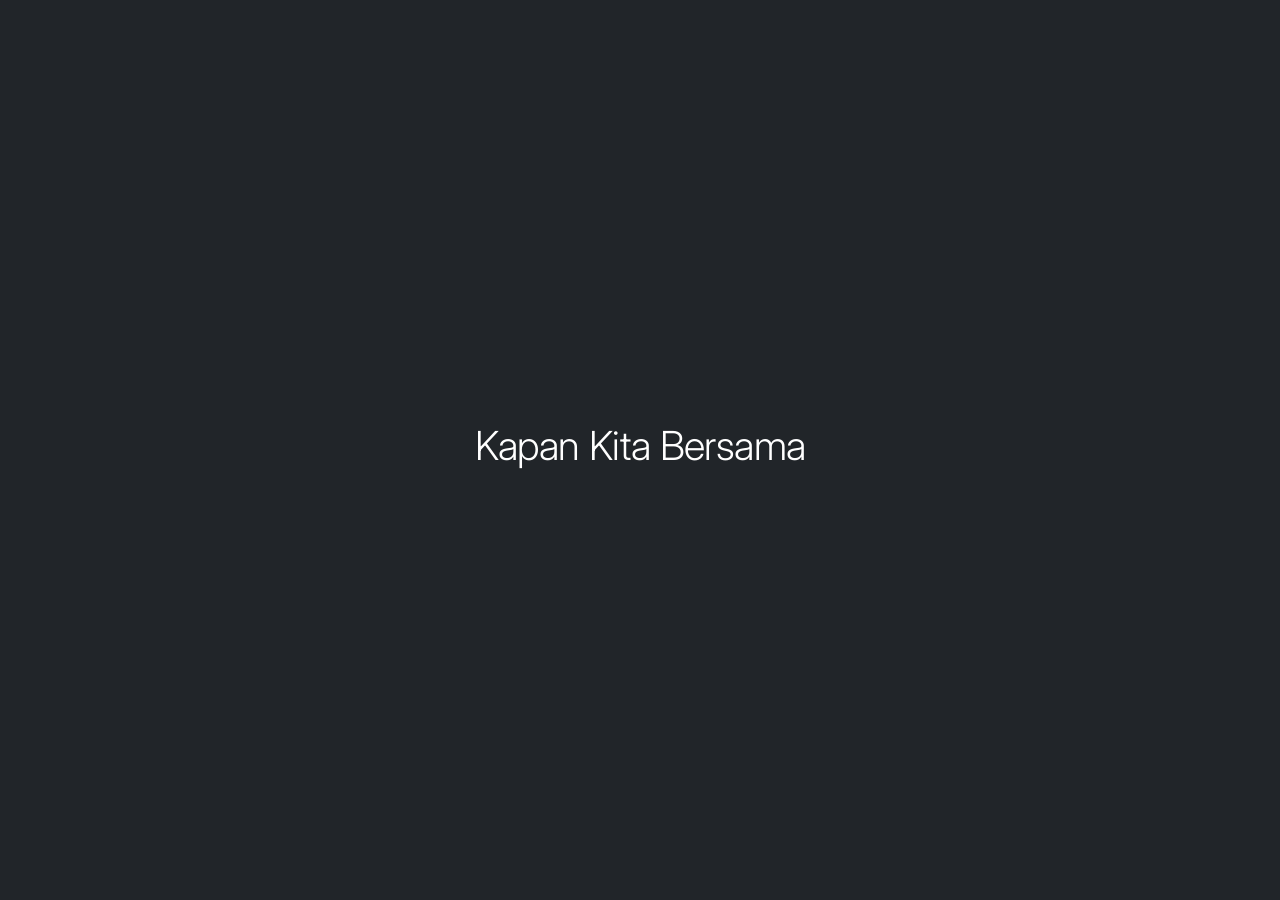
<file: index.html>
<!doctype html>
<html lang="en" class="h-100">

<head>
  <meta charset="utf-8">
  <meta name="viewport" content="width=device-width, initial-scale=1">
  <meta name="description" content="Fortress Bali provides legal and tax services for foreign investors operating in Indonesia.">
  <meta name="author" content="Fortress Bali">
  <meta name="robots" content="index, follow">
  <meta name="referrer" content="strict-origin-when-cross-origin">

  <meta property="og:title" content="Fortress Bali">
  <meta property="og:description" content="Legal and tax services for foreign investors and FDI in Indonesia.">
  <meta property="og:type" content="website">
  <meta property="og:url" content="https://fortressbali.com/">
  <meta property="og:image" content="https://fortressbali.com/og-image.jpg">
  <meta property="og:site_name" content="Fortress Bali">

  <meta name="twitter:card" content="summary_large_image">
  <meta name="twitter:title" content="Fortress Bali">
  <meta name="twitter:description" content="Legal and tax services for foreign investors in Indonesia.">
  <meta name="twitter:image" content="https://fortressbali.com/og-image.jpg">

  <title>Fortress Bali</title>

  <link rel="icon" href="Trigram2630.svg" type="image/svg+xml">
  <link rel="apple-touch-icon" href="/apple-touch-icon.png">
  <link rel="canonical" href="https://fortressbali.com/">
  <link rel="preconnect" href="https://fonts.googleapis.com">
  <link rel="preconnect" href="https://fonts.gstatic.com" crossorigin>
  <link href="https://fonts.googleapis.com/css2?family=Inter:wght@300;400;500;600&family=Roboto:ital,wght@0,100..900;1,100..900&display=swap" rel="stylesheet">
  <link href="https://cdn.jsdelivr.net/npm/bootstrap@5.3.3/dist/css/bootstrap.min.css" rel="stylesheet">
  <link rel="stylesheet" href="styles2.css">

  <script type="application/ld+json">
  {
    "@context": "https://schema.org",
    "@type": "LegalService",
    "name": "Fortress Bali",
    "url": "https://fortressbali.com",
    "description": "Legal and tax advisory for foreign investors in Indonesia."
  }
  </script>
</head>

<body class="site-home d-flex flex-column min-vh-100 text-white bg-dark">

  <div id="intro-screen">
    <h1>Kapan Kita Bersama</h1>
  </div>


  <!-- HEADER  -->

  <header class="py-3">
    <div class="container">
      <nav class="navbar navbar-expand-lg navbar-dark px-0" aria-label="Primary navigation">

        <button
          class="navbar-toggler"
          type="button"
          data-bs-toggle="collapse"
          data-bs-target="#navbarCollapse"
          aria-controls="navbarCollapse"
          aria-expanded="false"
          aria-label="Toggle navigation">
          <span class="navbar-toggler-icon"></span>
        </button>

        <div class="collapse navbar-collapse" id="navbarCollapse">
          <ul class="navbar-nav mx-lg-auto mb-2 mb-lg-0 gap-lg-5 text-center">
            <li class="nav-item">
              <a class="nav-link" href="/law-services.html">Law Services</a>
            </li>
            <li class="nav-item">
              <a class="nav-link" href="#">Tax Services</a>
            </li>
            <li class="nav-item">
              <a class="nav-link" href="#">Compliance</a>
            </li>
            <li class="nav-item">
              <a class="nav-link active" href="leadership.html">Leadership</a>
            </li>
            <li class="nav-item">
              <a class="nav-link" href="#">Foreign Lawyers</a>
            </li>
          </ul>
        </div>

      </nav>
    </div>
  </header>

  <!-- MAIN SECTION -->

  <main class="flex-fill d-none d-lg-flex align-items-center desktop-home-main">
    <div class="container">
      <div class="row justify-content-center text-center">
        <div class="col-12 col-xl-8">
          <h1 class="hero-heading mb-0">
            <span class="hero-brand d-block">Kapan Kita Bersama</span>
            <span class="hero-tagline d-block">Realize your FDI goals in Indonesia.</span>
          </h1>

          <div class="desktop-entry-buttons mt-5" role="navigation" aria-label="Client pathways">
            <a href="/new-company-setup.html" class="customer-path-card text-decoration-none">
              <span class="customer-path-label">New Company Setup</span>
              <!-- <span class="customer-path-copy">
                Incorporate and launch a business in Indonesia
              </span> -->
            </a>

            <a href="/existing-company-services.html" class="customer-path-card text-decoration-none">
              <span class="customer-path-label">Existing Company Services</span>
              <!-- <span class="customer-path-copy">
                Compliance, restructuring, and operational support
              </span> -->
            </a>
          </div>
        </div>
      </div>
    </div>
  </main>

  <footer class="py-4">
    <div class="container">
      <ul class="nav justify-content-center flex-column flex-md-row text-center gap-2 gap-md-4">
        <li class="nav-item"><a href="#" class="nav-link">About</a></li>
        <li class="nav-item"><a href="#" class="nav-link">Privacy</a></li>
        <li class="nav-item"><a href="#" class="nav-link">Legal</a></li>
        <li class="nav-item"><a href="#" class="nav-link">Contact</a></li>
      </ul>
    </div>
  </footer>

  <script src="/main.js"></script>
  <script src="https://cdn.jsdelivr.net/npm/bootstrap@5.3.3/dist/js/bootstrap.bundle.min.js"></script>
</body>
</html>
</file>
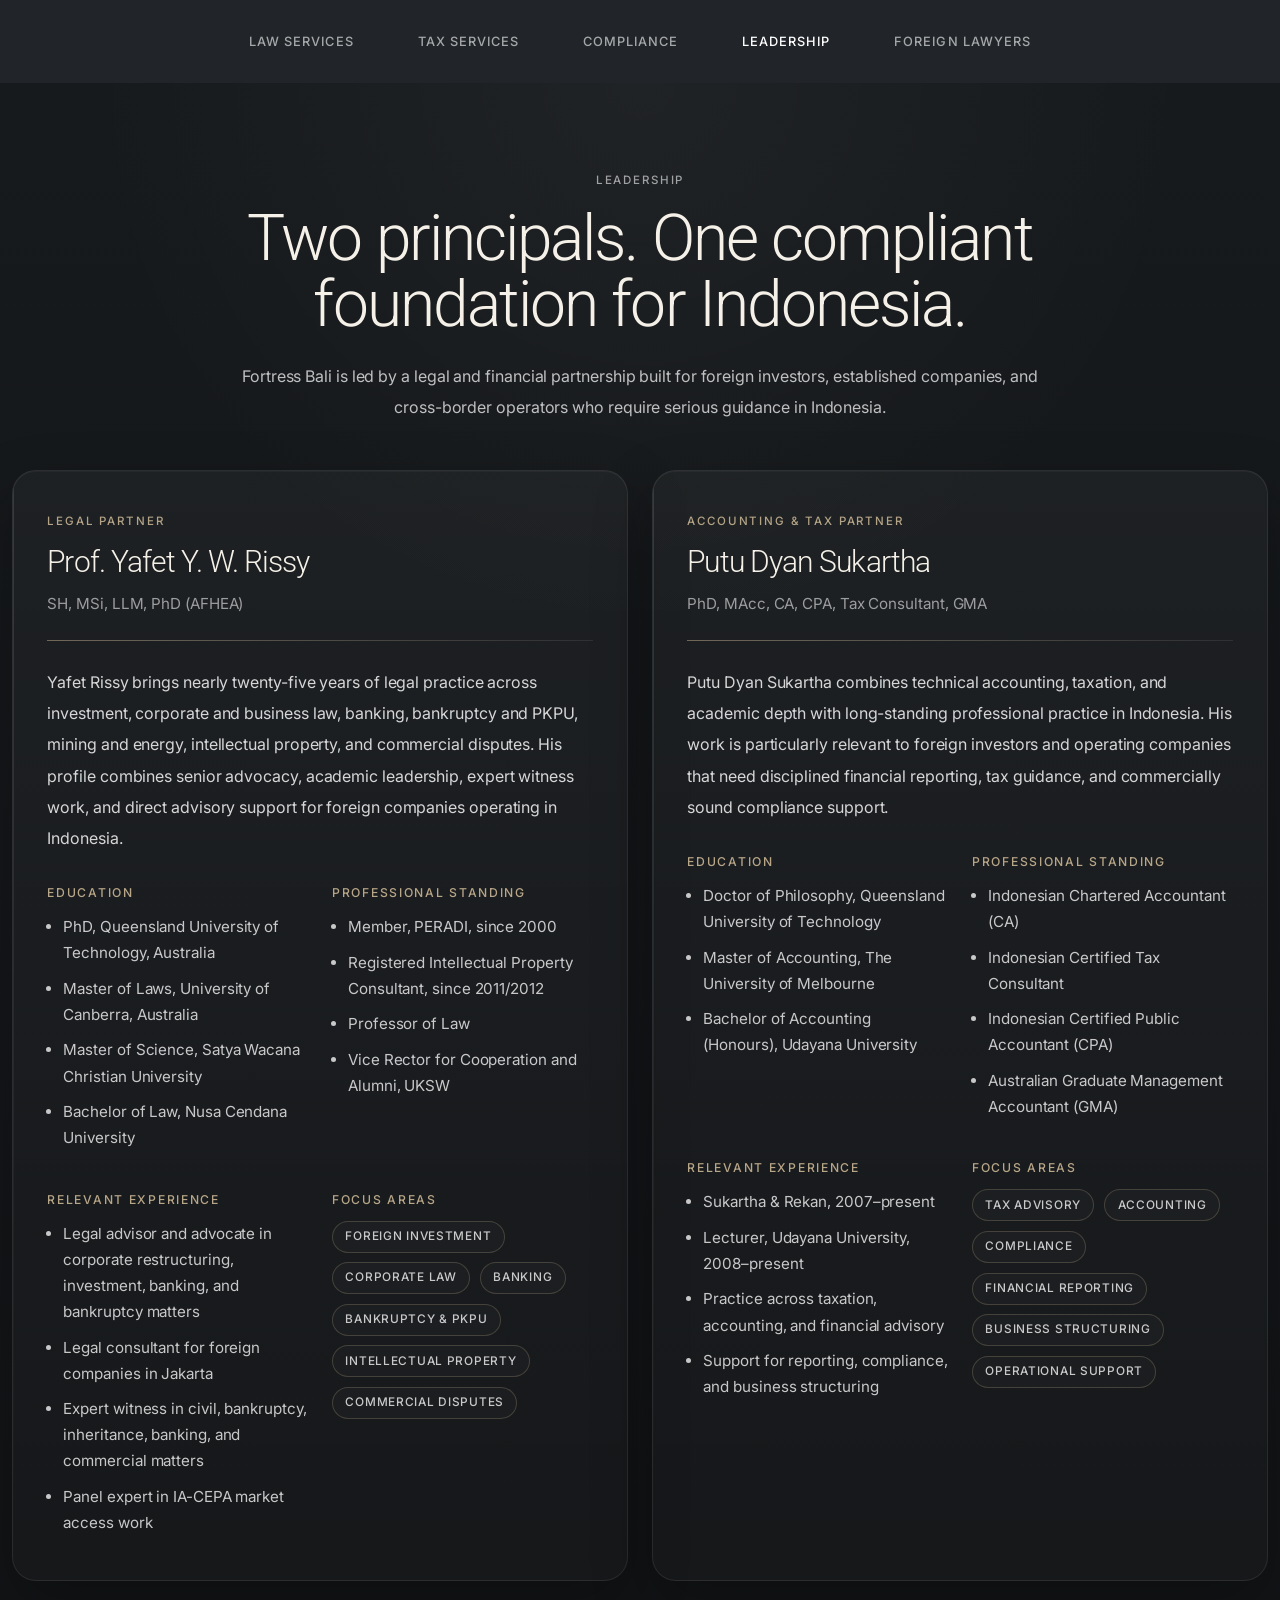
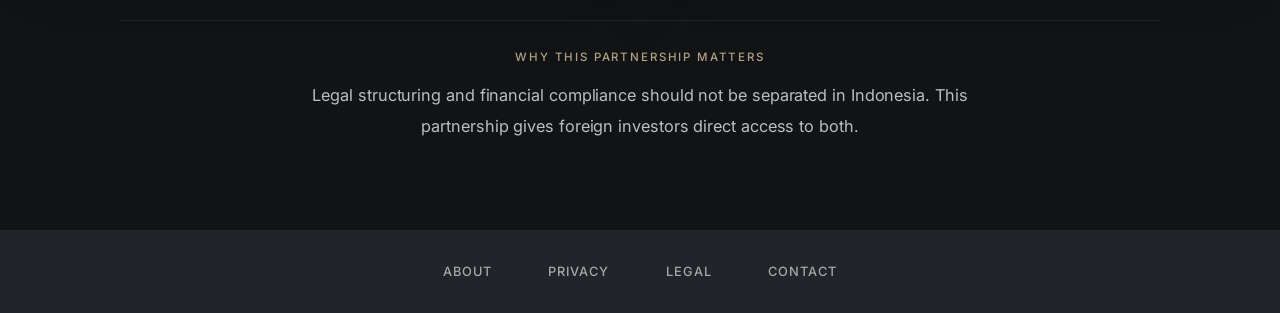
<file: leadership.html>
<!doctype html>
<html lang="en" class="h-100">

<head>
  <meta charset="utf-8">
  <meta name="viewport" content="width=device-width, initial-scale=1">
  <meta name="description" content="Fortress Bali provides legal and tax services for foreign investors operating in Indonesia.">
  <meta name="author" content="Fortress Bali">
  <meta name="robots" content="index, follow">
  <meta name="referrer" content="strict-origin-when-cross-origin">

  <meta property="og:title" content="Fortress Bali">
  <meta property="og:description" content="Legal and tax services for foreign investors and FDI in Indonesia.">
  <meta property="og:type" content="website">
  <meta property="og:url" content="https://fortressbali.com/">
  <meta property="og:image" content="https://fortressbali.com/og-image.jpg">
  <meta property="og:site_name" content="Fortress Bali">

  <meta name="twitter:card" content="summary_large_image">
  <meta name="twitter:title" content="Fortress Bali">
  <meta name="twitter:description" content="Legal and tax services for foreign investors in Indonesia.">
  <meta name="twitter:image" content="https://fortressbali.com/og-image.jpg">

  <title>Fortress Bali</title>

  <link rel="icon" href="Trigram2630.svg" type="image/svg+xml">
  <link rel="apple-touch-icon" href="/apple-touch-icon.png">
  <link rel="canonical" href="https://fortressbali.com/">
  <link rel="preconnect" href="https://fonts.googleapis.com">
  <link rel="preconnect" href="https://fonts.gstatic.com" crossorigin>
  <link href="https://fonts.googleapis.com/css2?family=Inter:wght@300;400;500;600&family=Roboto:ital,wght@0,100..900;1,100..900&display=swap" rel="stylesheet">
  <link href="https://cdn.jsdelivr.net/npm/bootstrap@5.3.3/dist/css/bootstrap.min.css" rel="stylesheet">
  <link rel="stylesheet" href="styles2.css">

  <script type="application/ld+json">
  {
    "@context": "https://schema.org",
    "@type": "LegalService",
    "name": "Fortress Bali",
    "url": "https://fortressbali.com",
    "description": "Legal and tax advisory for foreign investors in Indonesia."
  }
  </script>
</head>

<body class="site-home d-flex flex-column min-vh-100 text-white bg-dark">

  <div id="intro-screen">
    <h1>Kapan Kita Bersama</h1>
  </div>


  <!-- HEADER  -->

  <header class="py-3">
    <div class="container">
      <nav class="navbar navbar-expand-lg navbar-dark px-0" aria-label="Primary navigation">

        <button
          class="navbar-toggler"
          type="button"
          data-bs-toggle="collapse"
          data-bs-target="#navbarCollapse"
          aria-controls="navbarCollapse"
          aria-expanded="false"
          aria-label="Toggle navigation">
          <span class="navbar-toggler-icon"></span>
        </button>

        <div class="collapse navbar-collapse" id="navbarCollapse">
          <ul class="navbar-nav mx-lg-auto mb-2 mb-lg-0 gap-lg-5 text-center">
            <li class="nav-item">
              <a class="nav-link" href="/law-services.html">Law Services</a>
            </li>
            <li class="nav-item">
              <a class="nav-link" href="#">Tax Services</a>
            </li>
            <li class="nav-item">
              <a class="nav-link" href="#">Compliance</a>
            </li>
            <li class="nav-item">
              <a class="nav-link active" href="leadership.html">Leadership</a>
            </li>
            <li class="nav-item">
              <a class="nav-link" href="#">Foreign Lawyers</a>
            </li>
          </ul>
        </div>

      </nav>
    </div>
  </header>


  <!-- MAIN SECTION -->

<main class="flex-fill leadership-page">

  <!-- DESKTOP / TABLET LEADERSHIP -->
  <section class="leadership-section d-none d-lg-block">
    <div class="container leadership-shell">

      <div class="leadership-intro row justify-content-center">
        <div class="col-12 col-xl-10 text-center">
          <span class="leadership-eyebrow">Leadership</span>
          <h1 class="leadership-title mb-0">Two principals. One compliant foundation for Indonesia.</h1>
          <p class="leadership-lead mb-0">
            Fortress Bali is led by a legal and financial partnership built for foreign investors,
            established companies, and cross-border operators who require serious guidance in Indonesia.
          </p>
        </div>
      </div>

      <div class="row g-4 g-xxl-5 leadership-grid">

        <!-- YAFET -->
        <div class="col-12 col-lg-6">
          <article class="leadership-profile leadership-profile-legal h-100">
            <div class="leadership-profile-top">
              <span class="leadership-role">Legal Partner</span>
              <h2 class="leadership-name mb-0">Prof. Yafet Y. W. Rissy</h2>
              <p class="leadership-credentials mb-0">SH, MSi, LLM, PhD (AFHEA)</p>
            </div>

            <div class="leadership-divider"></div>

            <p class="leadership-summary mb-0">
              Yafet Rissy brings nearly twenty-five years of legal practice across investment, corporate and business law,
              banking, bankruptcy and PKPU, mining and energy, intellectual property, and commercial disputes. His profile combines
              senior advocacy, academic leadership, expert witness work, and direct advisory support for foreign companies operating in Indonesia.
            </p>

            <div class="leadership-detail-grid">
              <div class="leadership-detail-block">
                <h3 class="leadership-subhead">Education</h3>
                <ul class="leadership-list">
                  <li>PhD, Queensland University of Technology, Australia</li>
                  <li>Master of Laws, University of Canberra, Australia</li>
                  <li>Master of Science, Satya Wacana Christian University</li>
                  <li>Bachelor of Law, Nusa Cendana University</li>
                </ul>
              </div>

              <div class="leadership-detail-block">
                <h3 class="leadership-subhead">Professional Standing</h3>
                <ul class="leadership-list">
                  <li>Member, PERADI, since 2000</li>
                  <li>Registered Intellectual Property Consultant, since 2011/2012</li>
                  <li>Professor of Law</li>
                  <li>Vice Rector for Cooperation and Alumni, UKSW</li>
                </ul>
              </div>

              <div class="leadership-detail-block">
                <h3 class="leadership-subhead">Relevant Experience</h3>
                <ul class="leadership-list">
                  <li>Legal advisor and advocate in corporate restructuring, investment, banking, and bankruptcy matters</li>
                  <li>Legal consultant for foreign companies in Jakarta</li>
                  <li>Expert witness in civil, bankruptcy, inheritance, banking, and commercial matters</li>
                  <li>Panel expert in IA-CEPA market access work</li>
                </ul>
              </div>

              <div class="leadership-detail-block">
                <h3 class="leadership-subhead">Focus Areas</h3>
                <div class="leadership-tags">
                  <span>Foreign Investment</span>
                  <span>Corporate Law</span>
                  <span>Banking</span>
                  <span>Bankruptcy & PKPU</span>
                  <span>Intellectual Property</span>
                  <span>Commercial Disputes</span>
                </div>
              </div>
            </div>
          </article>
        </div>

        <!-- PUTU -->
        <div class="col-12 col-lg-6">
          <article class="leadership-profile leadership-profile-finance h-100">
            <div class="leadership-profile-top">
              <span class="leadership-role">Accounting & Tax Partner</span>
              <h2 class="leadership-name mb-0">Putu Dyan Sukartha</h2>
              <p class="leadership-credentials mb-0">PhD, MAcc, CA, CPA, Tax Consultant, GMA</p>
            </div>

            <div class="leadership-divider"></div>

            <p class="leadership-summary mb-0">
              Putu Dyan Sukartha combines technical accounting, taxation, and academic depth with long-standing professional practice in Indonesia.
              His work is particularly relevant to foreign investors and operating companies that need disciplined financial reporting, tax guidance,
              and commercially sound compliance support.
            </p>

            <div class="leadership-detail-grid">
              <div class="leadership-detail-block">
                <h3 class="leadership-subhead">Education</h3>
                <ul class="leadership-list">
                  <li>Doctor of Philosophy, Queensland University of Technology</li>
                  <li>Master of Accounting, The University of Melbourne</li>
                  <li>Bachelor of Accounting (Honours), Udayana University</li>
                </ul>
              </div>

              <div class="leadership-detail-block">
                <h3 class="leadership-subhead">Professional Standing</h3>
                <ul class="leadership-list">
                  <li>Indonesian Chartered Accountant (CA)</li>
                  <li>Indonesian Certified Tax Consultant</li>
                  <li>Indonesian Certified Public Accountant (CPA)</li>
                  <li>Australian Graduate Management Accountant (GMA)</li>
                </ul>
              </div>

              <div class="leadership-detail-block">
                <h3 class="leadership-subhead">Relevant Experience</h3>
                <ul class="leadership-list">
                  <li>Sukartha & Rekan, 2007–present</li>
                  <li>Lecturer, Udayana University, 2008–present</li>
                  <li>Practice across taxation, accounting, and financial advisory</li>
                  <li>Support for reporting, compliance, and business structuring</li>
                </ul>
              </div>

              <div class="leadership-detail-block">
                <h3 class="leadership-subhead">Focus Areas</h3>
                <div class="leadership-tags">
                  <span>Tax Advisory</span>
                  <span>Accounting</span>
                  <span>Compliance</span>
                  <span>Financial Reporting</span>
                  <span>Business Structuring</span>
                  <span>Operational Support</span>
                </div>
              </div>
            </div>
          </article>
        </div>

      </div>

      <div class="leadership-value row justify-content-center">
        <div class="col-12 col-xl-10">
          <div class="leadership-value-panel text-center">
            <span class="leadership-value-kicker">Why this partnership matters</span>
            <p class="leadership-value-copy mb-0">
              Legal structuring and financial compliance should not be separated in Indonesia.
              This partnership gives foreign investors direct access to both.
            </p>
          </div>
        </div>
      </div>

    </div>
  </section>

  <!-- MOBILE LEADERSHIP -->
<!-- MOBILE LEADERSHIP (CARDS ONLY) -->
<section class="leadership-mobile d-lg-none">
  <div class="container px-4">

    <!-- YAFET -->
    <article class="leadership-mobile-card">
      <span class="leadership-role">Legal Partner</span>
      <h2 class="leadership-name mb-0">Prof. Yafet Y. W. Rissy</h2>
      <p class="leadership-credentials mb-0">SH, MSi, LLM, PhD (AFHEA)</p>

      <div class="leadership-divider"></div>

      <p class="leadership-summary mb-0">
        Senior advocate and academic with nearly twenty-five years of experience in investment, banking,
        bankruptcy and PKPU, intellectual property, corporate law, and commercial disputes.
      </p>

      <div class="leadership-stack">
        <div class="leadership-stack-block">
          <h3 class="leadership-subhead">Education</h3>
          <ul class="leadership-list">
            <li>QUT — PhD</li>
            <li>University of Canberra — LLM</li>
            <li>UKSW — MSi</li>
            <li>Undana — SH</li>
          </ul>
        </div>

        <div class="leadership-stack-block">
          <h3 class="leadership-subhead">Qualifications</h3>
          <ul class="leadership-list">
            <li>PERADI member since 2000</li>
            <li>Registered IP Consultant</li>
            <li>Professor of Law</li>
          </ul>
        </div>

        <div class="leadership-stack-block">
          <h3 class="leadership-subhead">Focus</h3>
          <div class="leadership-tags">
            <span>FDI</span>
            <span>Corporate</span>
            <span>Banking</span>
            <span>Bankruptcy</span>
            <span>IP</span>
            <span>Disputes</span>
          </div>
        </div>
      </div>
    </article>

    <!-- PUTU -->
    <article class="leadership-mobile-card">
      <span class="leadership-role">Accounting & Tax Partner</span>
      <h2 class="leadership-name mb-0">Putu Dyan Sukartha</h2>
      <p class="leadership-credentials mb-0">PhD, MAcc, CA, CPA, Tax Consultant, GMA</p>

      <div class="leadership-divider"></div>

      <p class="leadership-summary mb-0">
        Accountant, tax adviser, and academic with international training and long-standing practice in taxation,
        accounting, reporting, and financial compliance for businesses operating in Indonesia.
      </p>

      <div class="leadership-stack">
        <div class="leadership-stack-block">
          <h3 class="leadership-subhead">Education</h3>
          <ul class="leadership-list">
            <li>QUT — PhD</li>
            <li>University of Melbourne — Master of Accounting</li>
            <li>Udayana University — Bachelor of Accounting (Honours)</li>
          </ul>
        </div>

        <div class="leadership-stack-block">
          <h3 class="leadership-subhead">Qualifications</h3>
          <ul class="leadership-list">
            <li>CA</li>
            <li>Certified Tax Consultant</li>
            <li>CPA</li>
            <li>GMA</li>
          </ul>
        </div>

        <div class="leadership-stack-block">
          <h3 class="leadership-subhead">Focus</h3>
          <div class="leadership-tags">
            <span>Tax</span>
            <span>Accounting</span>
            <span>Reporting</span>
            <span>Compliance</span>
            <span>Structuring</span>
            <span>Operations</span>
          </div>
        </div>
      </div>
    </article>

    <!-- VALUE STRIP -->
    <div class="leadership-mobile-value text-center">
      <span class="leadership-value-kicker">Why this partnership matters</span>
      <p class="leadership-value-copy mb-0">
        Legal structuring and financial compliance should not be separated in Indonesia.
      </p>
    </div>

  </div>
</section>

</main>



  <!-- FOOTER SECTION  -->

  <footer class="py-4">
    <div class="container">
      <ul class="nav justify-content-center flex-column flex-md-row text-center gap-2 gap-md-4">
        <li class="nav-item"><a href="#" class="nav-link">About</a></li>
        <li class="nav-item"><a href="#" class="nav-link">Privacy</a></li>
        <li class="nav-item"><a href="#" class="nav-link">Legal</a></li>
        <li class="nav-item"><a href="#" class="nav-link">Contact</a></li>
      </ul>
    </div>
  </footer>

  <script src="/main.js"></script>
  <script src="https://cdn.jsdelivr.net/npm/bootstrap@5.3.3/dist/js/bootstrap.bundle.min.js"></script>
</body>
</html>
</file>
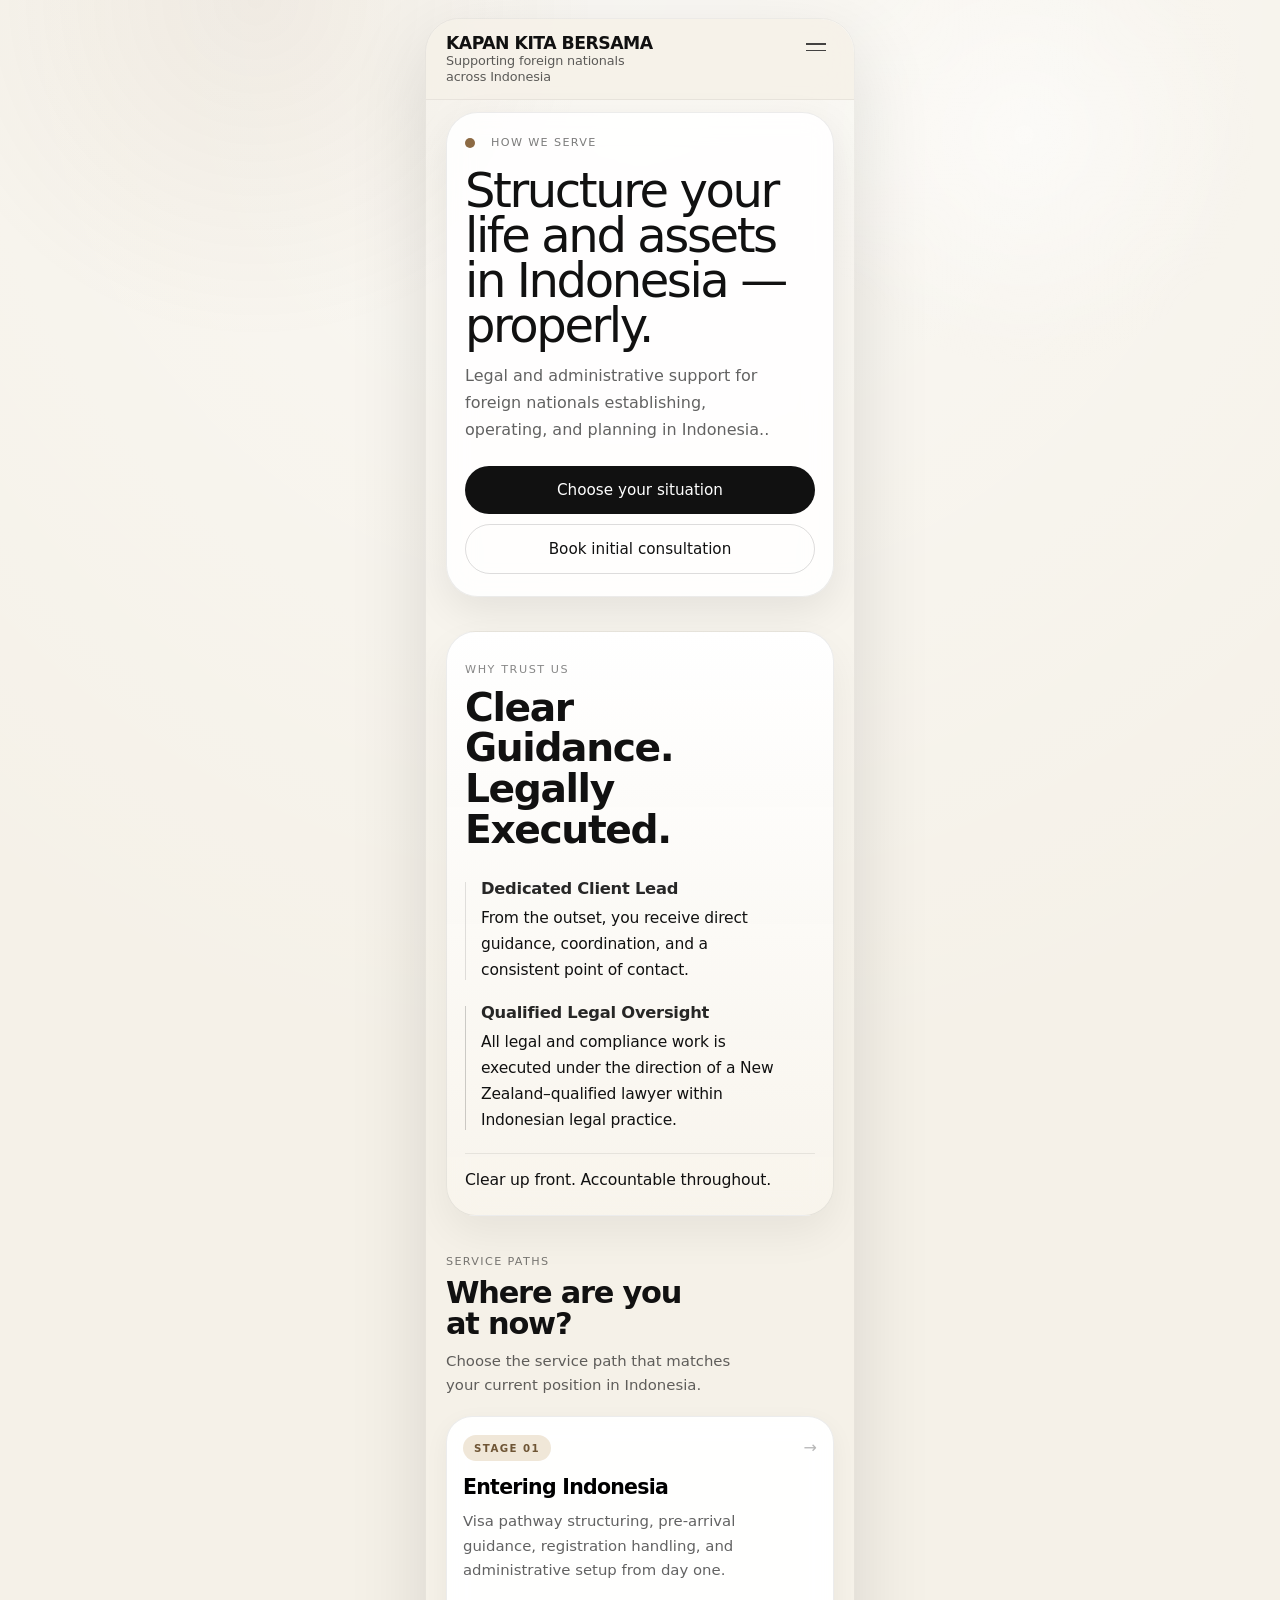
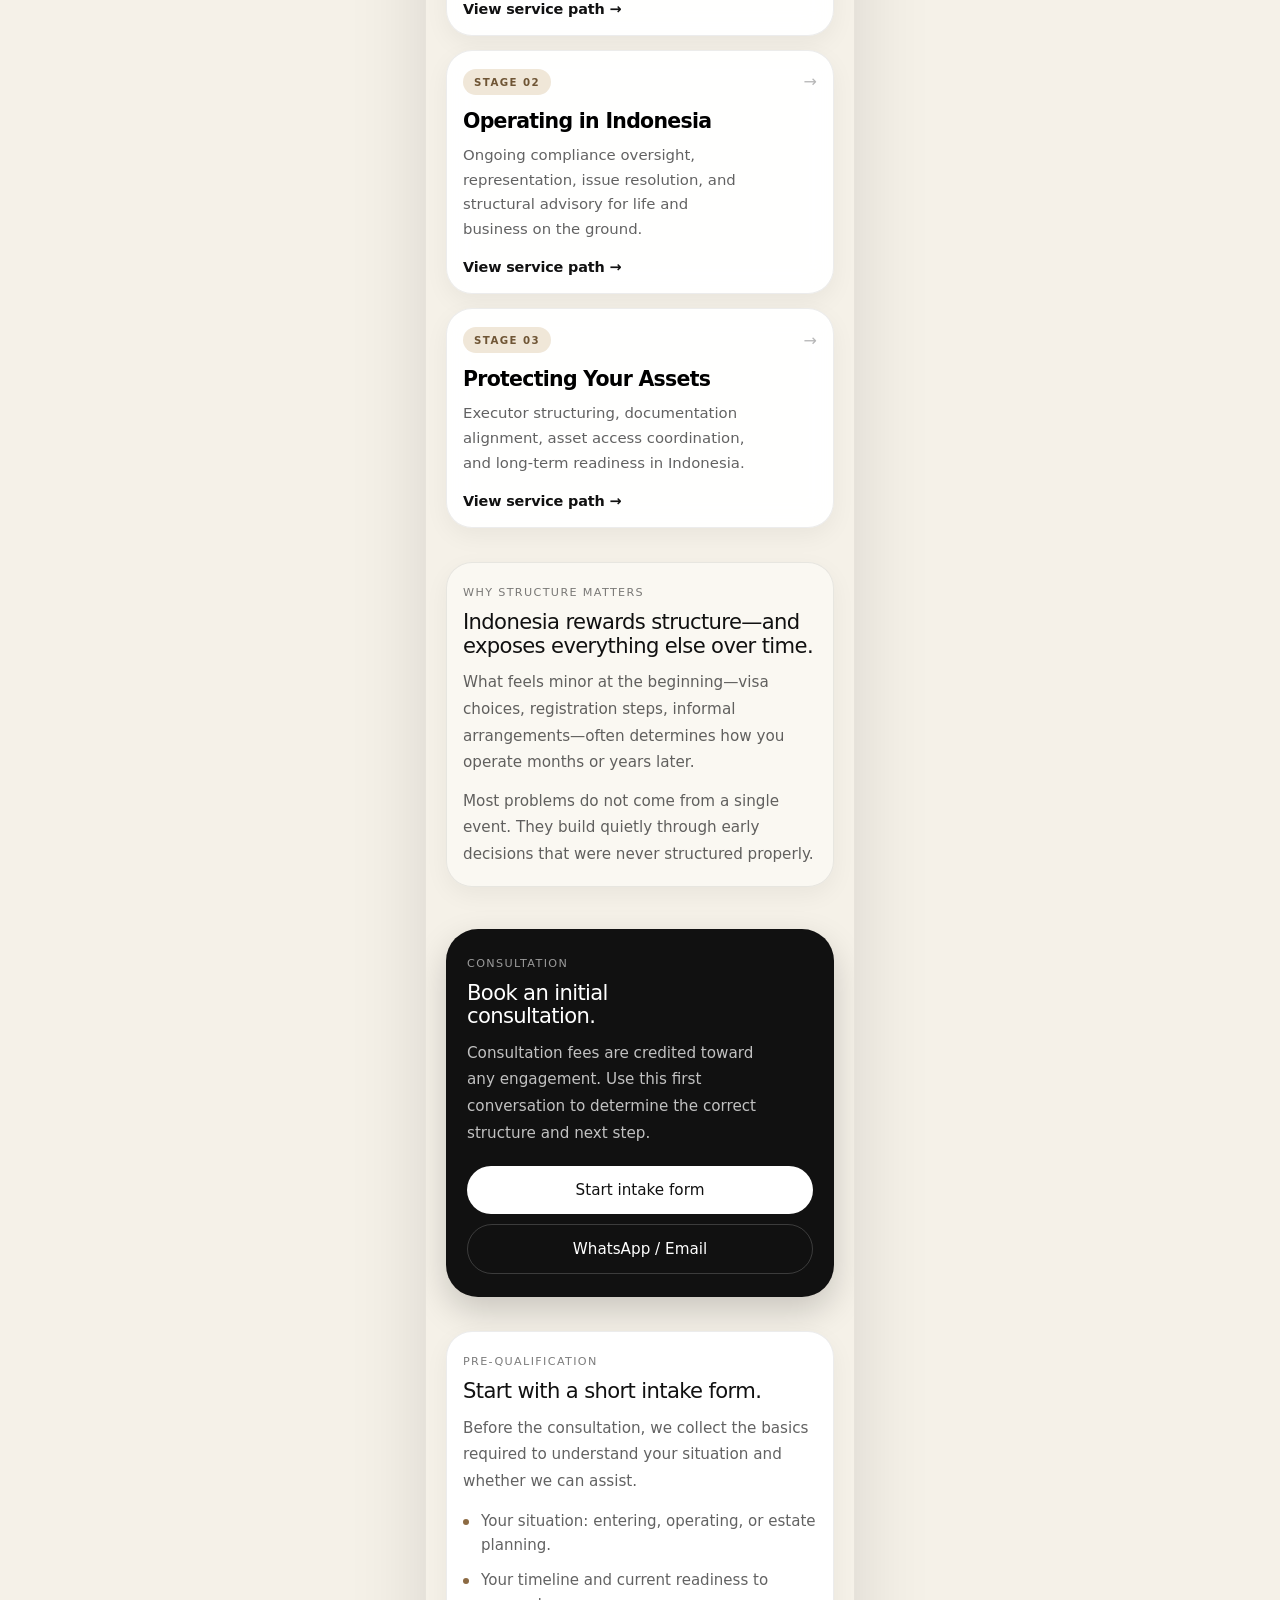
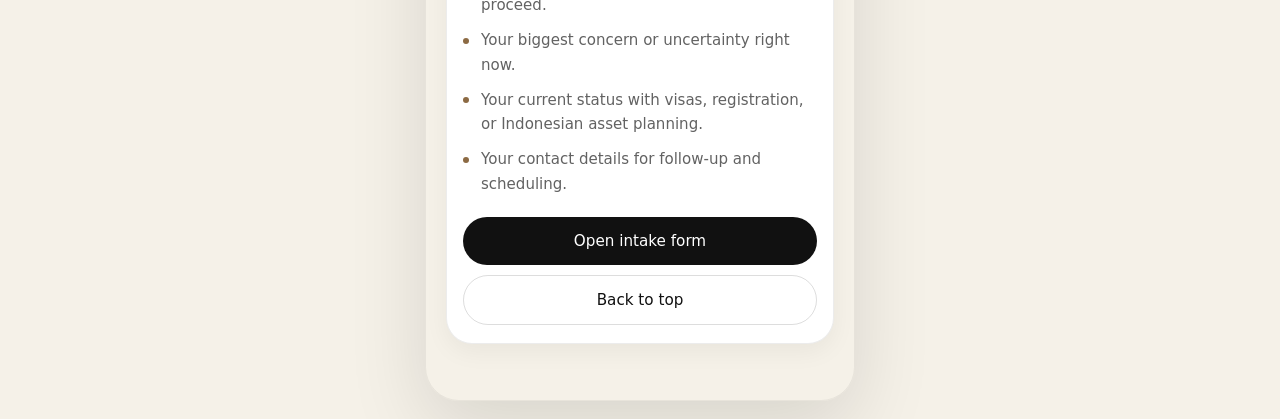
<file: mobile.html>
<!DOCTYPE html>
<html lang="en">
<head>
  <meta charset="UTF-8" />
  <meta name="viewport" content="width=device-width, initial-scale=1.0" />
  <title>Kapan Kita Bersama — Mobile Landing Page</title>
  <style>
    :root {
      --bg: #f5f1e8;
      --bg-soft: #faf8f3;
      --panel: rgba(255, 255, 255, 0.88);
      --panel-strong: #ffffff;
      --text: #111111;
      --muted: rgba(17, 17, 17, 0.66);
      --muted-soft: rgba(17, 17, 17, 0.46);
      --line: rgba(17, 17, 17, 0.08);
      --line-strong: rgba(17, 17, 17, 0.14);
      --accent: #8c6a43;
      --accent-soft: #f0e7d8;
      --accent-text: #6f5535;
      --shadow: 0 14px 40px rgba(0, 0, 0, 0.08);
      --shadow-soft: 0 8px 24px rgba(0, 0, 0, 0.05);
      --radius-xl: 32px;
      --radius-lg: 26px;
      --radius-md: 20px;
      --radius-pill: 999px;
      --max-width: 430px;
      --font: Inter, ui-sans-serif, system-ui, -apple-system, BlinkMacSystemFont, "Segoe UI", sans-serif;
    }

    * {
      box-sizing: border-box;
      -webkit-tap-highlight-color: transparent;
    }

    html {
      scroll-behavior: smooth;
    }

    body {
      margin: 0;
      font-family: var(--font);
      color: var(--text);
      background:
        radial-gradient(circle at top, rgba(255,255,255,0.55), transparent 30%),
        linear-gradient(180deg, rgba(245,241,232,0.92), rgba(245,241,232,0.98)),
        var(--bg);
      min-height: 100vh;
    }

    .site-shell {
      max-width: var(--max-width);
      margin: 0 auto;
      min-height: 100vh;
      position: relative;
      overflow: hidden;
    }

    .site-shell::before {
      content: "";
      position: fixed;
      inset: 0;
      background:
        radial-gradient(circle at 20% 0%, rgba(140,106,67,0.08), transparent 25%),
        radial-gradient(circle at 80% 15%, rgba(255,255,255,0.52), transparent 18%);
      pointer-events: none;
      z-index: 0;
    }

    .topbar,
    .content,
    .menu-panel {
      position: relative;
      z-index: 1;
    }

.topbar {
  position: sticky;
  top: 0;
  display: flex;
  align-items: flex-start;
  justify-content: space-between;
  gap: 14px;
  padding: 16px 20px 14px;
  backdrop-filter: blur(18px);
  background: rgba(245, 241, 232, 0.9);
  border-bottom: 1px solid rgba(17, 17, 17, 0.06);
}

.brand-block {
  display: flex;
  flex-direction: column;
  gap: 1px;
}

.brand-label {
  margin: 0;
  font-size: 1.08rem;
  line-height: 1;
  letter-spacing: -0.03em;
  font-weight: 650;
  text-transform: none;
  color: #111111;
}

.brand-tagline {
  margin: 0;
  font-size: 0.8rem;
  line-height: 1.22;
  letter-spacing: -0.01em;
  color: rgba(17, 17, 17, 0.68);
  max-width: none;
}




    .menu-btn,
    .primary-btn,
    .secondary-btn,
    .path-card,
    .text-link {
      font: inherit;
      border: none;
      cursor: pointer;
    }


    .menu-btn {
  flex-shrink: 0;
  background: transparent;
  border: none;
  padding: 8px 6px 8px 12px;
  margin-right: 2px;
  cursor: pointer;
  display: flex;
  align-items: center;
  justify-content: center;
}

.menu-icon {
  display: flex;
  flex-direction: column;
  gap: 5px;
}

.menu-icon span {
  display: block;
  width: 20px;
  height: 1.6px;
  background: rgba(17, 17, 17, 0.78);
  transform-origin: center;
  transition: transform 0.2s ease, background 0.2s ease;
}

.menu-btn:hover .menu-icon span {
  background: #111111;
}

.menu-btn.open .menu-icon span:first-child {
  transform: translateY(3px) rotate(45deg);
}

.menu-btn.open .menu-icon span:last-child {
  transform: translateY(-3px) rotate(-45deg);
}









.content {
  padding: 12px 20px 56px;
}
    .hero-card,
    .trust-card,
    .path-card,
    .step-card,
    .positioning-card,
    .cta-card,
    .intake-card {
      backdrop-filter: blur(14px);
    }

  .hero-card {
  background: var(--panel);
  border: 1px solid var(--line);
  border-radius: var(--radius-xl);
  padding: 20px 18px 22px;
  box-shadow: var(--shadow);
}

.eyebrow {
  margin: 0;
  display: inline-flex;
  align-items: center;
  gap: 6px;
  font-size: 0.7rem;
  text-transform: uppercase;
  letter-spacing: 0.12em;
  font-weight: 500;
  color: rgba(17, 17, 17, 0.55);
}

    .hero-dot {
      width: 10px;
      height: 10px;
      border-radius: 50%;
      display: inline-block;
      background: var(--accent);
      margin-right: 10px;
      vertical-align: middle;
    }

    .hero-title {
      margin: 16px 0 0;
      max-width: 11ch;
      font-size: clamp(2.4rem, 8vw, 3rem);
      line-height: 0.94;
      letter-spacing: -0.05em;
      font-weight: 500;
    }

    .hero-text {
      margin: 14px 0 0;
      font-size: 1rem;
      line-height: 1.7;
      color: var(--muted);
      max-width: 31ch;
    }

    .hero-actions {
      display: grid;
      gap: 10px;
      margin-top: 22px;
    }

    .primary-btn,
    .secondary-btn {
      width: 100%;
      border-radius: var(--radius-pill);
      padding: 15px 18px;
      font-size: 0.95rem;
      font-weight: 500;
      text-align: center;
      text-decoration: none;
      display: inline-flex;
      align-items: center;
      justify-content: center;
      transition: transform 0.2s ease, opacity 0.2s ease, background 0.2s ease, color 0.2s ease;
    }

    .primary-btn {
      background: #111111;
      color: #ffffff;
    }

    .secondary-btn {
      background: transparent;
      color: var(--text);
      border: 1px solid var(--line-strong);
    }

    .section {
      padding-top: 34px;
    }

    .section-header {
      margin-bottom: 18px;
    }

 .section-title {
  margin: 8px 0 0;
  font-size: 1.9rem;
  line-height: 1.02;
  letter-spacing: -0.04em;
  font-weight: 550;
  max-width: 11.5ch;
}

.section-copy {
  margin: 10px 0 0;
  font-size: 0.93rem;
  line-height: 1.65;
  color: var(--muted);
  max-width: 32ch;
}

    .trust-card,
    .positioning-card,
    .cta-card,
    .intake-card,
    .step-card,
    .path-card {
      background: var(--panel-strong);
      border: 1px solid var(--line);
      border-radius: var(--radius-lg);
      box-shadow: var(--shadow-soft);
    }

    .trust-card,
    .positioning-card,
    .cta-card,
    .intake-card {
      padding: 18px 16px;
    }


.trust-card {
  background: linear-gradient(180deg, rgba(255, 255, 255, 0.98), rgba(248, 244, 236, 0.96));
  border: 1px solid rgba(17, 17, 17, 0.08);
  border-radius: 30px;
  box-shadow: 0 18px 42px rgba(0, 0, 0, 0.06);
  padding: 26px 18px 22px;
}

#trust .eyebrow {
  margin-bottom: 4px;
  color: rgba(17, 17, 17, 0.5);
  letter-spacing: 0.14em;
}

.trust-title {
  margin: 8px 0 0;
  max-width: 9ch;
  font-size: clamp(2.15rem, 7vw, 2.45rem);
  line-height: 1.04;
  letter-spacing: -0.035em;
  word-spacing: 0.03em;
  font-weight: 650;
  color: var(--text);
  text-wrap: balance;
}



.trust-points {
  display: grid;
  gap: 20px;
  margin-top: 28px;
}

.trust-point {
  position: relative;
  padding: 0 0 0 16px;
  background: none;
  border: none;
  border-radius: 0;
  box-shadow: none;
}

.trust-point::before {
  content: "";
  position: absolute;
  left: 0;
  top: 3px;
  bottom: 3px;
  width: 1px;
  background: rgba(17, 17, 17, 0.12);
}

.trust-point:last-child::before {
  background: rgba(17, 17, 17, 0.2);
}

.trust-point-title {
  margin: 0;
  font-size: 1.02rem;
  line-height: 1.18;
  letter-spacing: -0.015em;
  font-weight: 620;
  color: rgba(17, 17, 17, 0.9);
  max-width: 22ch;
}

.trust-point-text {
  margin: 7px 0 0;
  max-width: 31ch;
  font-size: 0.97rem;
  line-height: 1.68;
  letter-spacing: -0.01em;
  color: #111111;
}

.trust-summary {
  margin: 20px 0 0;
  padding-top: 14px;
  border-top: 1px solid rgba(17, 17, 17, 0.08);
  font-size: 0.98rem;
  line-height: 1.55;
  letter-spacing: -0.01em;
  font-weight: 520;
  color: #111111;
}







   
    .positioning-title,
    .cta-title,
    .intake-title {
      margin: 10px 0 0;
      font-size: 1.32rem;
      line-height: 1.12;
      letter-spacing: -0.03em;
      font-weight: 500;
    }

    .trust-text,
    .positioning-text,
    .cta-text,
    .intake-text {
      margin: 12px 0 0;
      font-size: 0.95rem;
      line-height: 1.75;
      color: var(--muted);
    }



.path-grid,
.steps-grid {
  display: grid;
  gap: 14px;
}

.path-card,
.step-card {
  width: 100%;
  text-align: left;
  padding: 18px 16px 17px;
}

.path-top,
.step-top {
  display: flex;
  align-items: center;
  justify-content: space-between;
  gap: 12px;
  margin-bottom: 16px;
}

.path-tag,
.step-number {
  display: inline-flex;
  align-items: center;
  justify-content: center;
  min-width: 44px;
  padding: 7px 11px;
  border-radius: var(--radius-pill);
  background: var(--accent-soft);
  color: var(--accent-text);
  font-size: 0.64rem;
  text-transform: uppercase;
  letter-spacing: 0.14em;
  font-weight: 600;
}

.path-arrow {
  font-size: 1rem;
  color: rgba(17, 17, 17, 0.3);
}

.path-title,
.step-title {
  margin: 0;
  font-size: 1.28rem;
  line-height: 1.04;
  letter-spacing: -0.035em;
  font-weight: 550;
}

.path-text,
.step-text {
  margin: 11px 0 0;
  font-size: 0.93rem;
  line-height: 1.65;
  color: var(--muted);
  max-width: 30ch;
}

.text-link {
  display: inline-block;
  margin-top: 18px;
  padding: 0;
  background: none;
  color: var(--text);
  font-size: 0.9rem;
  font-weight: 600;
  letter-spacing: -0.01em;
}

.path-card {
  background: rgba(255, 255, 255, 0.96);
  transition: transform 0.18s ease, border-color 0.18s ease, box-shadow 0.18s ease;
}

.path-card:hover {
  transform: translateY(-1px);
  border-color: rgba(17, 17, 17, 0.12);
  box-shadow: 0 12px 28px rgba(0, 0, 0, 0.06);
}

.path-card:active {
  transform: translateY(0);
}









    .positioning-card {
      background: rgba(250, 248, 243, 0.95);
    }

    .cta-card {
      margin-top: 8px;
      background: #111111;
      color: #ffffff;
      border-radius: var(--radius-xl);
      padding: 22px 20px;
      box-shadow: 0 14px 34px rgba(0, 0, 0, 0.18);
    }

    .cta-card .eyebrow {
      color: rgba(255, 255, 255, 0.58);
    }

    .cta-title {
      max-width: 13ch;
    }

    .cta-text {
      color: rgba(255, 255, 255, 0.74);
      max-width: 30ch;
    }

    .cta-actions {
      display: grid;
      gap: 10px;
      margin-top: 20px;
    }

    .cta-card .primary-btn {
      background: #ffffff;
      color: #111111;
    }

    .cta-card .secondary-btn {
      border-color: rgba(255,255,255,0.18);
      color: #ffffff;
    }

    .intake-list {
      margin: 14px 0 0;
      padding: 0;
      list-style: none;
      display: grid;
      gap: 10px;
    }

    .intake-list li {
      padding-left: 18px;
      position: relative;
      font-size: 0.94rem;
      line-height: 1.65;
      color: var(--muted);
    }

    .intake-list li::before {
      content: "";
      position: absolute;
      top: 0.62rem;
      left: 0;
      width: 6px;
      height: 6px;
      border-radius: 50%;
      background: var(--accent);
    }

    .menu-panel {
      position: fixed;
      inset: 0;
      background: rgba(17, 17, 17, 0.38);
      opacity: 0;
      pointer-events: none;
      transition: opacity 0.25s ease;
      z-index: 20;
    }

    .menu-panel.open {
      opacity: 1;
      pointer-events: auto;
    }

    .menu-sheet {
      position: absolute;
      top: 0;
      right: 0;
      width: min(86vw, 360px);
      height: 100%;
      background: rgba(255, 255, 255, 0.95);
      backdrop-filter: blur(18px);
      padding: 24px 20px;
      transform: translateX(100%);
      transition: transform 0.25s ease;
      box-shadow: -18px 0 40px rgba(0, 0, 0, 0.12);
    }

    .menu-panel.open .menu-sheet {
      transform: translateX(0);
    }

    .menu-sheet-top {
      display: flex;
      align-items: center;
      justify-content: space-between;
      margin-bottom: 28px;
      gap: 14px;
    }

    .menu-close {
      width: 42px;
      height: 42px;
      border-radius: 50%;
      border: 1px solid var(--line-strong);
      background: #ffffff;
      font-size: 1.1rem;
      cursor: pointer;
      flex-shrink: 0;
    }

    .menu-list {
      display: grid;
      gap: 10px;
    }

    .menu-link {
      display: block;
      text-decoration: none;
      color: var(--text);
      font-size: 1.04rem;
      line-height: 1.3;
      padding: 14px 0;
      border-bottom: 1px solid rgba(17, 17, 17, 0.08);
    }

    @media (min-width: 768px) {
      body {
        display: flex;
        justify-content: center;
        padding: 18px 0;
      }

      .site-shell {
        border-radius: 34px;
        box-shadow: 0 26px 80px rgba(0, 0, 0, 0.12);
        border: 1px solid rgba(17, 17, 17, 0.06);
      }

      .topbar {
        border-top-left-radius: 34px;
        border-top-right-radius: 34px;
      }
    }
  </style>
</head>
<body>
  <div class="site-shell">

    <header class="topbar">
      <div class="brand-block">
        <p class="brand-label">KAPAN KITA BERSAMA</p>
        <p class="brand-tagline">Supporting foreign nationals <br>across Indonesia</p>
      </div>
<button class="menu-btn" id="menuToggle" aria-label="Open menu">
  <span class="menu-icon">
    <span></span>
    <span></span>
  </span>
</button>    
</header>

    <main class="content">
      <section class="hero-card" id="home">
        <p class="eyebrow"><span class="hero-dot"></span>How We Serve</p>
        <h1 class="hero-title">Structure your life and assets in Indonesia — properly.</h1>
        <p class="hero-text">
          Legal and administrative support for foreign nationals establishing, operating, and planning in Indonesia..
        </p>

        <div class="hero-actions">
          <a class="primary-btn" href="#paths">Choose your situation</a>
          <a class="secondary-btn" href="#consult">Book initial consultation</a>
        </div>
      </section>



<!-- TRUST STRIP  -->


   <section class="section" id="trust">
  <div class="trust-card">
    <p class="eyebrow">Why trust us</p>
    <h2 class="trust-title">Clear Guidance. Legally Executed.</h2>

    <div class="trust-points">
      <div class="trust-point">
        <h3 class="trust-point-title">Dedicated Client Lead</h3>
        <p class="trust-point-text">
         From the outset, you receive direct guidance, coordination, and a consistent point of contact.
        </p>
      </div>

      <div class="trust-point">
        <h3 class="trust-point-title">Qualified Legal Oversight</h3>
        <p class="trust-point-text">
          All legal and compliance work is executed under the direction of a New Zealand–qualified lawyer within Indonesian legal practice.
        </p>
      </div>
    </div>

    <p class="trust-summary">
      Clear up front. Accountable throughout.
    </p>
  </div>
</section>

      <section class="section" id="paths">
        <div class="section-header">
          <p class="eyebrow">service paths</p>
          <h2 class="section-title">Where are you at now?</h2>
          <p class="section-copy">
            Choose the service path that matches your current position in Indonesia.          
        </p>
        </div>

        <div class="path-grid">
          <button class="path-card" type="button">
            <div class="path-top">
              <span class="path-tag">Stage 01</span>
              <span class="path-arrow">→</span>
            </div>
            <h3 class="path-title">Entering Indonesia</h3>
            <p class="path-text">
              Visa pathway structuring, pre-arrival guidance, registration handling, and administrative setup from day one.
            </p>
            <span class="text-link">View service path →</span>
          </button>

          <button class="path-card" type="button">
            <div class="path-top">
              <span class="path-tag">Stage 02</span>
              <span class="path-arrow">→</span>
            </div>
            <h3 class="path-title">Operating in Indonesia</h3>
            <p class="path-text">
              Ongoing compliance oversight, representation, issue resolution, and structural advisory for life and business on the ground.
            </p>
            <span class="text-link">View service path →</span>
          </button>

          <button class="path-card" type="button">
            <div class="path-top">
              <span class="path-tag">Stage 03</span>
              <span class="path-arrow">→</span>
            </div>
            <h3 class="path-title">Protecting Your Assets</h3>
            <p class="path-text">
              Executor structuring, documentation alignment, asset access coordination, and long-term readiness in Indonesia.
            </p>
            <span class="text-link">View service path →</span>
          </button>
        </div>
      </section>


      <!-- HOW IT WORKS  -->
    
    
      <!-- <section class="section" id="process">
        <div class="section-header">
          <p class="eyebrow">How it works</p>
          <h2 class="section-title">A guided process, not guesswork.</h2>
        </div>

        <div class="steps-grid">
          <article class="step-card">
            <div class="step-top">
              <span class="step-number">01</span>
            </div>
            <h3 class="step-title">Identify your situation</h3>
            <p class="step-text">
              Start with the path that reflects where you are now: entering, operating, or planning long-term asset protection.
            </p>
          </article>

          <article class="step-card">
            <div class="step-top">
              <span class="step-number">02</span>
            </div>
            <h3 class="step-title">Speak with us</h3>
            <p class="step-text">
              We assess your position, identify the risks, and determine whether we are the right fit to handle the work properly.
            </p>
          </article>

          <article class="step-card">
            <div class="step-top">
              <span class="step-number">03</span>
            </div>
            <h3 class="step-title">We structure everything properly</h3>
            <p class="step-text">
              Once engaged, we coordinate the legal, administrative, and compliance steps required to establish your position correctly.
            </p>
          </article>
        </div>
      </section> -->


      <!-- POSITIONING STRIP  -->

      <section class="section" id="positioning">
        <div class="positioning-card">
          <p class="eyebrow">Why structure matters</p>
          <h2 class="positioning-title">Indonesia rewards structure—and exposes everything else over time.</h2>
          <p class="positioning-text">
            What feels minor at the beginning—visa choices, registration steps, informal arrangements—often determines how you operate months or years later.
          </p>
          <p class="positioning-text">
            Most problems do not come from a single event. They build quietly through early decisions that were never structured properly.
          </p>
        </div>
      </section>

      <section class="section" id="consult">
        <div class="cta-card">
          <p class="eyebrow">Consultation</p>
          <h2 class="cta-title">Book an initial consultation.</h2>
          <p class="cta-text">
            Consultation fees are credited toward any engagement. Use this first conversation to determine the correct structure and next step.
          </p>
          <div class="cta-actions">
            <a class="primary-btn" href="#intake">Start intake form</a>
            <a class="secondary-btn" href="#">WhatsApp / Email</a>
          </div>
        </div>
      </section>

      <section class="section" id="intake">
        <div class="intake-card">
          <p class="eyebrow">Pre-qualification</p>
          <h2 class="intake-title">Start with a short intake form.</h2>
          <p class="intake-text">
            Before the consultation, we collect the basics required to understand your situation and whether we can assist.
          </p>

          <ul class="intake-list">
            <li>Your situation: entering, operating, or estate planning.</li>
            <li>Your timeline and current readiness to proceed.</li>
            <li>Your biggest concern or uncertainty right now.</li>
            <li>Your current status with visas, registration, or Indonesian asset planning.</li>
            <li>Your contact details for follow-up and scheduling.</li>
          </ul>

          <div class="hero-actions" style="margin-top: 20px;">
            <a class="primary-btn" href="#">Open intake form</a>
            <a class="secondary-btn" href="#home">Back to top</a>
          </div>
        </div>
      </section>
    </main>

    <div class="menu-panel" id="menuPanel" aria-hidden="true">
      <div class="menu-sheet">
        <div class="menu-sheet-top">
          <div class="brand-block">
            <p class="brand-label">KAPAN KITA BERSAMA</p>
            <p class="brand-tagline">Supporting foreign nationals <br> across Indonesia</p>
          </div>
          <button class="menu-close" id="menuClose" aria-label="Close menu">×</button>
        </div>

        <nav class="menu-list">
          <a class="menu-link" href="#about-advisors">About Your Advisors</a>
          <a class="menu-link" href="#arrival-establishment">Arrival &amp; Establishment</a>
          <a class="menu-link" href="#ongoing-support">Ongoing Support</a>
          <a class="menu-link" href="#executor-asset-protection">Executor &amp; Asset Protection</a>
          <a class="menu-link" href="#insights">Insights</a>
          <a class="menu-link" href="#contact">Contact</a>
        </nav>
      </div>
    </div>

  </div>

  <script>
    const menuToggle = document.getElementById('menuToggle');
    const menuPanel = document.getElementById('menuPanel');
    const menuClose = document.getElementById('menuClose');
    const menuLinks = document.querySelectorAll('.menu-link');

 function openMenu() {
  menuPanel.classList.add('open');
  menuToggle.classList.add('open');
  menuPanel.setAttribute('aria-hidden', 'false');
  menuToggle.setAttribute('aria-label', 'Close menu');
  document.body.style.overflow = 'hidden';
}

function closeMenu() {
  menuPanel.classList.remove('open');
  menuToggle.classList.remove('open');
  menuPanel.setAttribute('aria-hidden', 'true');
  menuToggle.setAttribute('aria-label', 'Open menu');
  document.body.style.overflow = '';
}

    menuToggle.addEventListener('click', openMenu);
    menuClose.addEventListener('click', closeMenu);

    menuPanel.addEventListener('click', function (event) {
      if (event.target === menuPanel) closeMenu();
    });

    menuLinks.forEach(link => {
      link.addEventListener('click', closeMenu);
    });
  </script>
</body>
</html>
</file>
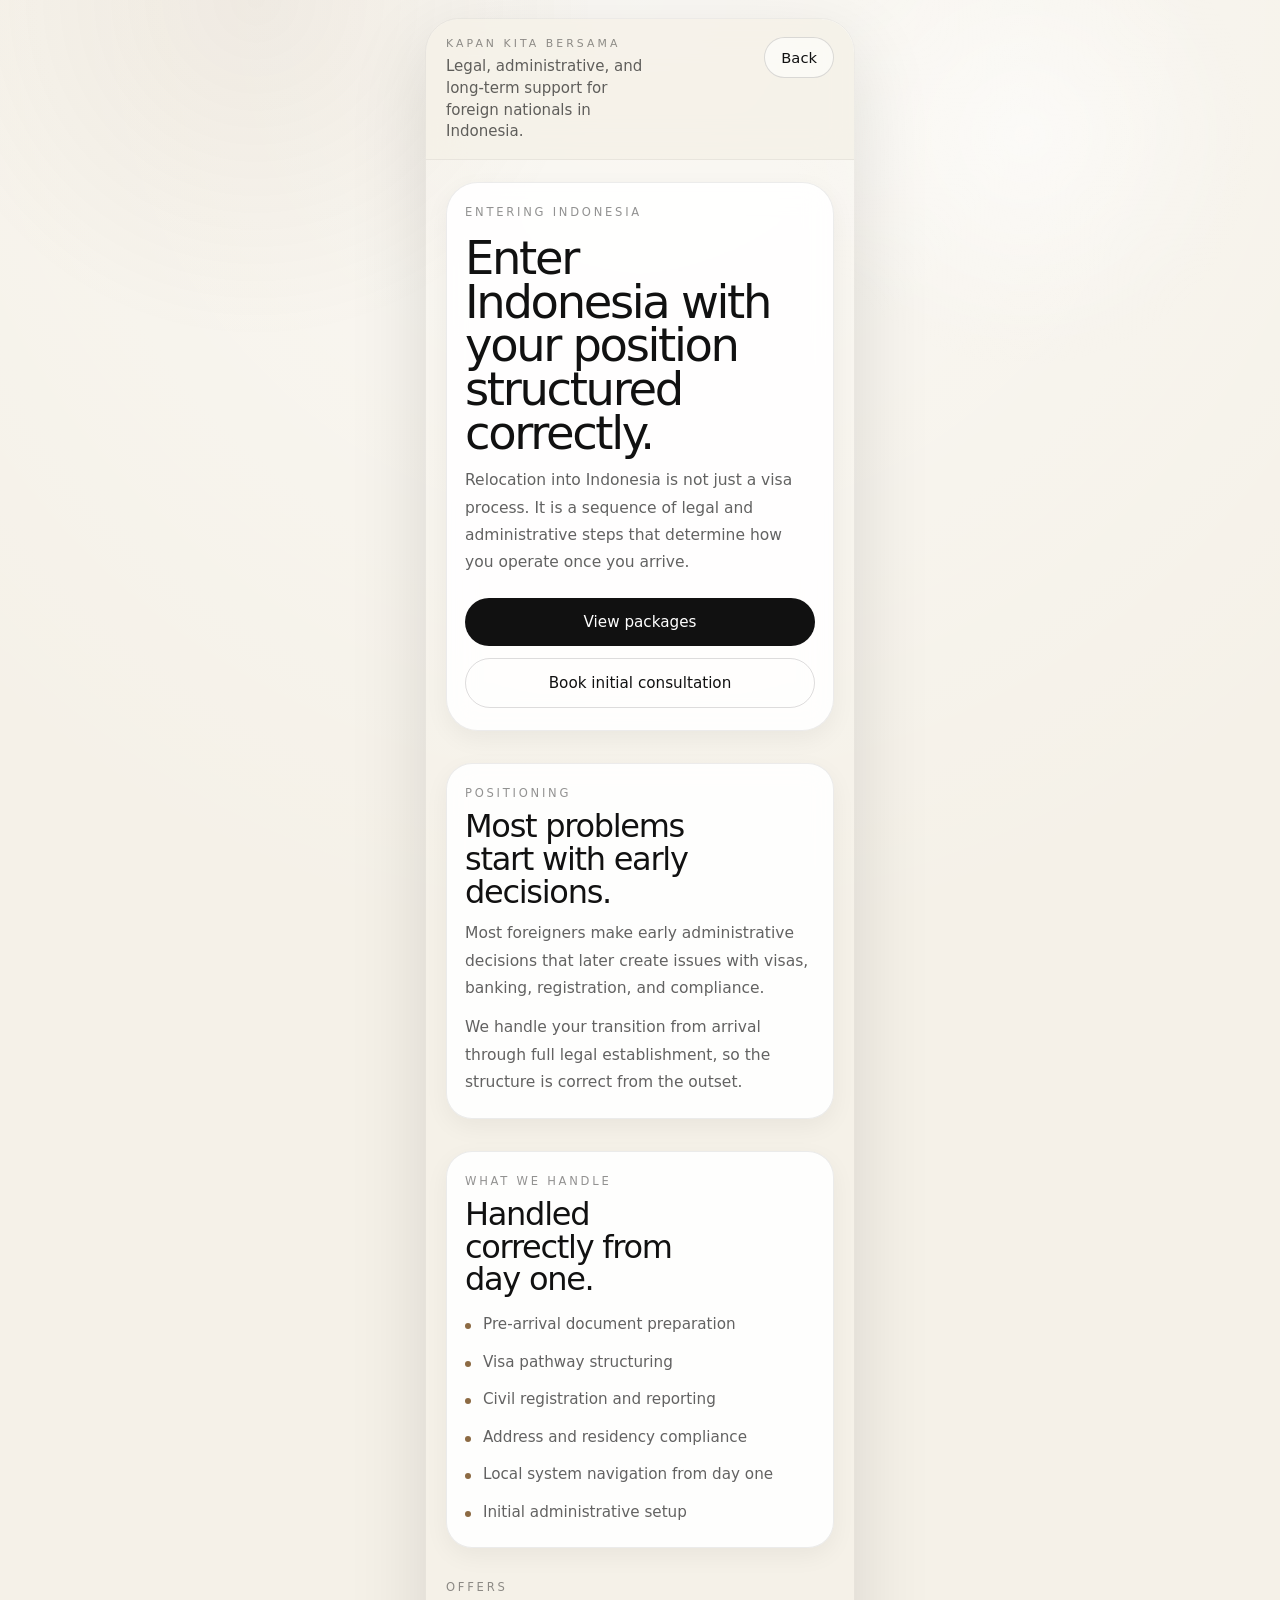
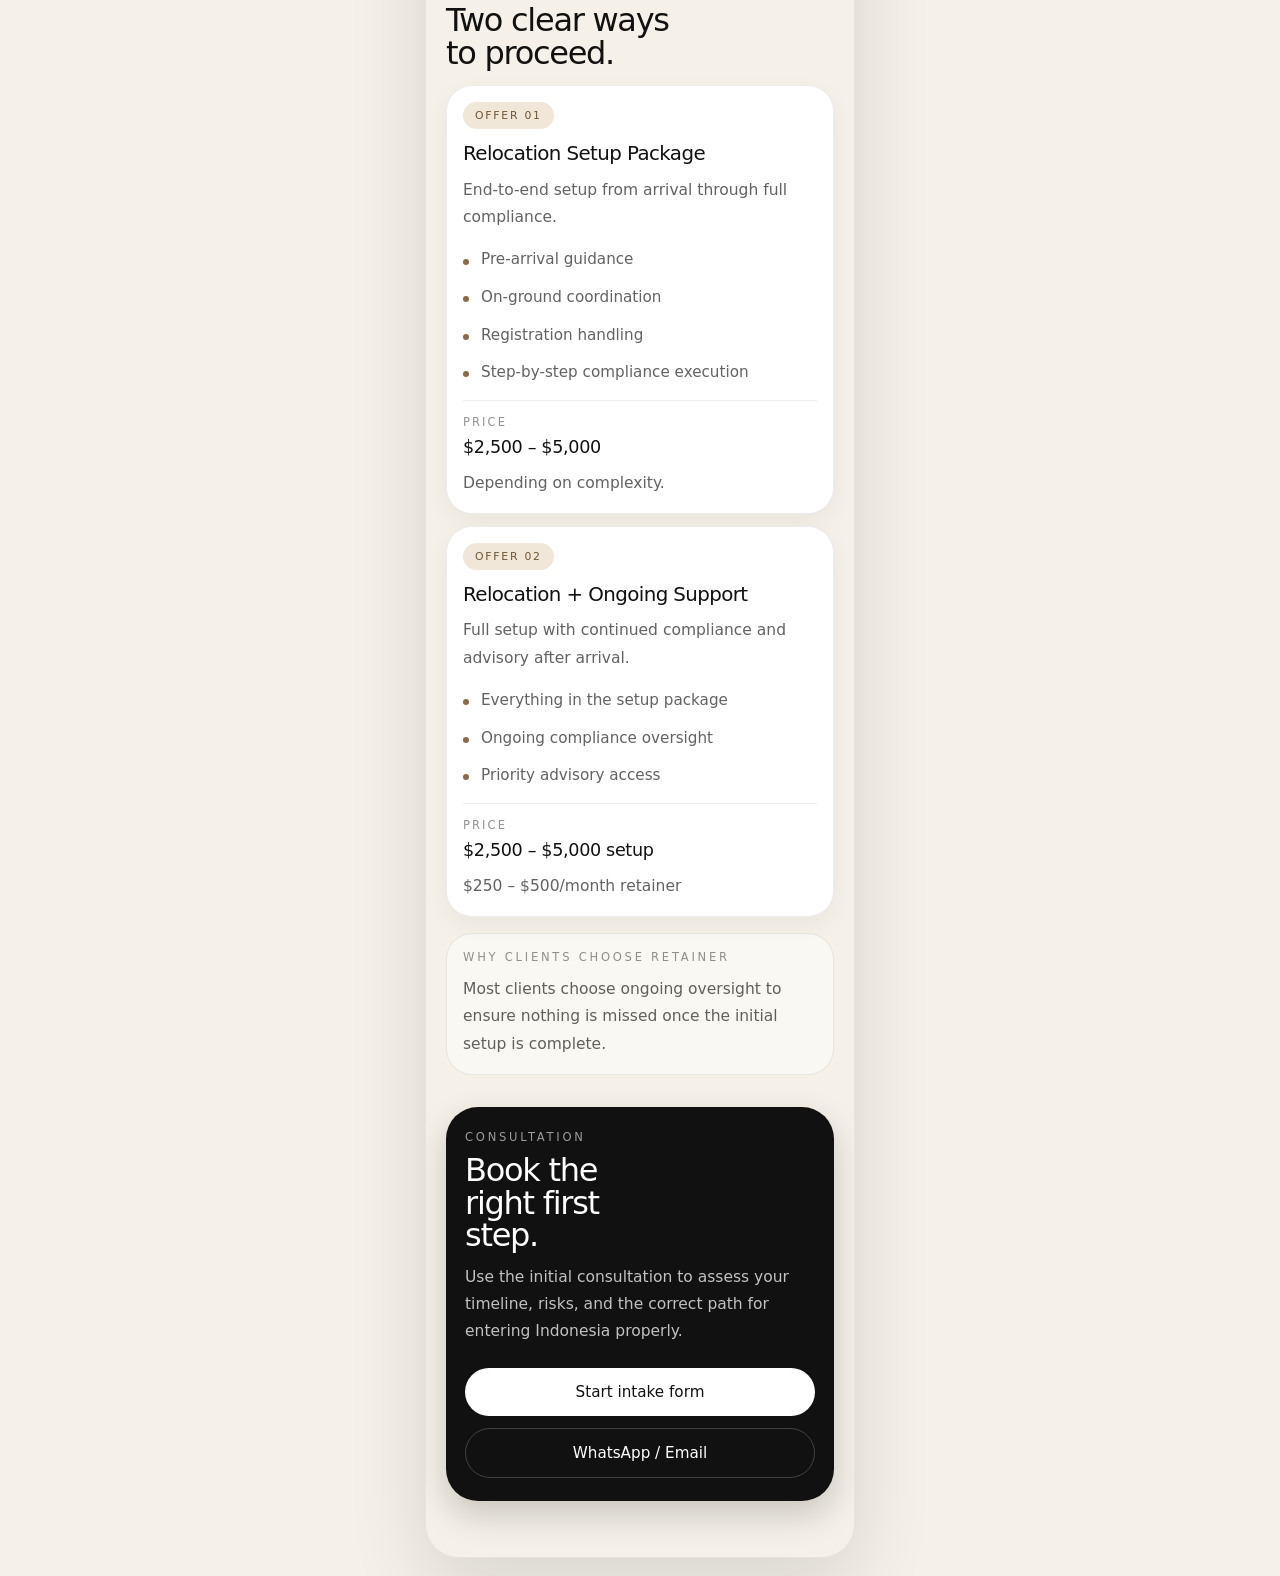
<file: mobile1.html>
<!DOCTYPE html>
<html lang="en">
<head>
  <meta charset="UTF-8" />
  <meta name="viewport" content="width=device-width, initial-scale=1.0" />
  <title>Entering Indonesia — Kapan Kita Bersama</title>
  <style>
    :root {
      --bg: #f5f1e8;
      --bg-soft: #faf8f3;
      --panel: rgba(255, 255, 255, 0.9);
      --panel-strong: #ffffff;
      --text: #111111;
      --muted: rgba(17, 17, 17, 0.66);
      --muted-soft: rgba(17, 17, 17, 0.46);
      --line: rgba(17, 17, 17, 0.08);
      --line-strong: rgba(17, 17, 17, 0.14);
      --accent: #8c6a43;
      --accent-soft: #f0e7d8;
      --accent-text: #6f5535;
      --shadow: 0 14px 40px rgba(0, 0, 0, 0.08);
      --shadow-soft: 0 8px 24px rgba(0, 0, 0, 0.05);
      --radius-xl: 32px;
      --radius-lg: 26px;
      --radius-pill: 999px;
      --max-width: 430px;
      --font: Inter, ui-sans-serif, system-ui, -apple-system, BlinkMacSystemFont, "Segoe UI", sans-serif;
    }

    * { box-sizing: border-box; -webkit-tap-highlight-color: transparent; }
    html { scroll-behavior: smooth; }
    body {
      margin: 0;
      font-family: var(--font);
      color: var(--text);
      background:
        radial-gradient(circle at top, rgba(255,255,255,0.55), transparent 30%),
        linear-gradient(180deg, rgba(245,241,232,0.92), rgba(245,241,232,0.98)),
        var(--bg);
    }

    .site-shell {
      max-width: var(--max-width);
      margin: 0 auto;
      min-height: 100vh;
      position: relative;
      overflow: hidden;
    }

    .site-shell::before {
      content: "";
      position: fixed;
      inset: 0;
      background:
        radial-gradient(circle at 20% 0%, rgba(140,106,67,0.08), transparent 25%),
        radial-gradient(circle at 80% 15%, rgba(255,255,255,0.52), transparent 18%);
      pointer-events: none;
      z-index: 0;
    }

    .topbar, .content { position: relative; z-index: 1; }

    .topbar {
      position: sticky;
      top: 0;
      display: flex;
      align-items: flex-start;
      justify-content: space-between;
      gap: 16px;
      padding: 18px 20px 16px;
      backdrop-filter: blur(18px);
      background: rgba(245, 241, 232, 0.84);
      border-bottom: 1px solid rgba(17, 17, 17, 0.06);
    }

    .brand-label {
      margin: 0;
      font-size: 0.68rem;
      letter-spacing: 0.28em;
      text-transform: uppercase;
      color: var(--muted-soft);
    }

    .brand-tagline {
      margin: 6px 0 0;
      font-size: 0.94rem;
      line-height: 1.45;
      color: var(--muted);
      max-width: 22ch;
    }

    .back-link {
      flex-shrink: 0;
      text-decoration: none;
      color: var(--text);
      border: 1px solid var(--line-strong);
      background: rgba(255,255,255,0.56);
      border-radius: var(--radius-pill);
      padding: 11px 16px;
      font-size: 0.92rem;
      font-weight: 500;
    }

    .content { padding: 22px 20px 56px; }
    .section { padding-top: 32px; }

    .hero-card, .copy-card, .offer-card, .cta-card {
      background: var(--panel);
      border: 1px solid var(--line);
      border-radius: var(--radius-xl);
      padding: 22px 18px;
      box-shadow: var(--shadow-soft);
      backdrop-filter: blur(14px);
    }

    .eyebrow {
      margin: 0;
      font-size: 0.72rem;
      text-transform: uppercase;
      letter-spacing: 0.24em;
      color: var(--muted-soft);
    }

    .hero-title {
      margin: 18px 0 0;
      max-width: 11ch;
      font-size: clamp(2.25rem, 8vw, 2.9rem);
      line-height: 0.94;
      letter-spacing: -0.05em;
      font-weight: 500;
    }

    .hero-text, .copy-text, .offer-text, .price-text, .note-text, .cta-text {
      margin: 12px 0 0;
      font-size: 0.97rem;
      line-height: 1.76;
      color: var(--muted);
    }

    .hero-actions, .cta-actions, .offer-grid, .bullet-list {
      display: grid;
      gap: 12px;
    }

    .hero-actions, .cta-actions { margin-top: 22px; }
    .offer-grid { margin-top: 16px; }

    .primary-btn, .secondary-btn {
      width: 100%;
      display: inline-flex;
      align-items: center;
      justify-content: center;
      text-decoration: none;
      border-radius: var(--radius-pill);
      padding: 15px 18px;
      font-size: 0.95rem;
      font-weight: 500;
    }

    .primary-btn {
      background: #111111;
      color: #ffffff;
      border: none;
    }

    .secondary-btn {
      background: transparent;
      color: var(--text);
      border: 1px solid var(--line-strong);
    }

    .section-title {
      margin: 10px 0 0;
      font-size: 2rem;
      line-height: 1.02;
      letter-spacing: -0.04em;
      font-weight: 500;
      max-width: 12ch;
    }

    .copy-card { border-radius: var(--radius-lg); }

    .bullet-list {
      list-style: none;
      padding: 0;
      margin: 16px 0 0;
    }

    .bullet-list li {
      position: relative;
      padding-left: 18px;
      font-size: 0.95rem;
      line-height: 1.68;
      color: var(--muted);
    }

    .bullet-list li::before {
      content: "";
      position: absolute;
      left: 0;
      top: 0.7rem;
      width: 6px;
      height: 6px;
      border-radius: 50%;
      background: var(--accent);
    }

    .offer-card {
      background: var(--panel-strong);
      border-radius: var(--radius-lg);
      padding: 16px;
    }

    .offer-tag {
      display: inline-flex;
      align-items: center;
      padding: 7px 12px;
      border-radius: var(--radius-pill);
      background: var(--accent-soft);
      color: var(--accent-text);
      font-size: 0.68rem;
      text-transform: uppercase;
      letter-spacing: 0.16em;
    }

    .offer-title {
      margin: 14px 0 0;
      font-size: 1.24rem;
      line-height: 1.08;
      letter-spacing: -0.03em;
      font-weight: 500;
    }

    .price-box {
      margin-top: 14px;
      padding-top: 14px;
      border-top: 1px solid var(--line);
    }

    .price-label {
      margin: 0;
      font-size: 0.72rem;
      text-transform: uppercase;
      letter-spacing: 0.18em;
      color: var(--muted-soft);
    }

    .price-amount {
      margin: 8px 0 0;
      font-size: 1.1rem;
      line-height: 1.2;
      letter-spacing: -0.02em;
      font-weight: 500;
    }

    .note-card {
      margin-top: 16px;
      padding: 16px;
      border-radius: var(--radius-lg);
      background: rgba(250, 248, 243, 0.95);
      border: 1px solid var(--line);
    }

    .cta-card {
      background: #111111;
      color: #ffffff;
      box-shadow: 0 14px 34px rgba(0, 0, 0, 0.18);
    }

    .cta-card .eyebrow { color: rgba(255,255,255,0.58); }
    .cta-card .section-title { max-width: 10ch; }
    .cta-card .cta-text { color: rgba(255,255,255,0.74); }
    .cta-card .primary-btn { background: #ffffff; color: #111111; }
    .cta-card .secondary-btn { color: #ffffff; border-color: rgba(255,255,255,0.2); }

    @media (min-width: 768px) {
      body { display: flex; justify-content: center; padding: 18px 0; }
      .site-shell {
        border-radius: 34px;
        box-shadow: 0 26px 80px rgba(0, 0, 0, 0.12);
        border: 1px solid rgba(17, 17, 17, 0.06);
      }
      .topbar {
        border-top-left-radius: 34px;
        border-top-right-radius: 34px;
      }
    }
  </style>
</head>
<body>
  <div class="site-shell">
    <header class="topbar">
      <div>
        <p class="brand-label">Kapan Kita Bersama</p>
        <p class="brand-tagline">Legal, administrative, and long-term support for foreign nationals in Indonesia.</p>
      </div>
      <a class="back-link" href="index.html">Back</a>
    </header>

    <main class="content">
      <section class="hero-card">
        <p class="eyebrow">Entering Indonesia</p>
        <h1 class="hero-title">Enter Indonesia with your position structured correctly.</h1>
        <p class="hero-text">
          Relocation into Indonesia is not just a visa process. It is a sequence of legal and administrative steps that determine how you operate once you arrive.
        </p>
        <div class="hero-actions">
          <a class="primary-btn" href="#offers">View packages</a>
          <a class="secondary-btn" href="#consult">Book initial consultation</a>
        </div>
      </section>

      <section class="section">
        <div class="copy-card">
          <p class="eyebrow">Positioning</p>
          <h2 class="section-title">Most problems start with early decisions.</h2>
          <p class="copy-text">
            Most foreigners make early administrative decisions that later create issues with visas, banking, registration, and compliance.
          </p>
          <p class="copy-text">
            We handle your transition from arrival through full legal establishment, so the structure is correct from the outset.
          </p>
        </div>
      </section>

      <section class="section">
        <div class="copy-card">
          <p class="eyebrow">What we handle</p>
          <h2 class="section-title">Handled correctly from day one.</h2>
          <ul class="bullet-list">
            <li>Pre-arrival document preparation</li>
            <li>Visa pathway structuring</li>
            <li>Civil registration and reporting</li>
            <li>Address and residency compliance</li>
            <li>Local system navigation from day one</li>
            <li>Initial administrative setup</li>
          </ul>
        </div>
      </section>

      <section class="section" id="offers">
        <p class="eyebrow">Offers</p>
        <h2 class="section-title">Two clear ways to proceed.</h2>

        <div class="offer-grid">
          <article class="offer-card">
            <span class="offer-tag">Offer 01</span>
            <h3 class="offer-title">Relocation Setup Package</h3>
            <p class="offer-text">End-to-end setup from arrival through full compliance.</p>
            <ul class="bullet-list">
              <li>Pre-arrival guidance</li>
              <li>On-ground coordination</li>
              <li>Registration handling</li>
              <li>Step-by-step compliance execution</li>
            </ul>
            <div class="price-box">
              <p class="price-label">Price</p>
              <p class="price-amount">$2,500 – $5,000</p>
              <p class="price-text">Depending on complexity.</p>
            </div>
          </article>

          <article class="offer-card">
            <span class="offer-tag">Offer 02</span>
            <h3 class="offer-title">Relocation + Ongoing Support</h3>
            <p class="offer-text">Full setup with continued compliance and advisory after arrival.</p>
            <ul class="bullet-list">
              <li>Everything in the setup package</li>
              <li>Ongoing compliance oversight</li>
              <li>Priority advisory access</li>
            </ul>
            <div class="price-box">
              <p class="price-label">Price</p>
              <p class="price-amount">$2,500 – $5,000 setup</p>
              <p class="price-text">$250 – $500/month retainer</p>
            </div>
          </article>
        </div>

        <div class="note-card">
          <p class="eyebrow">Why clients choose retainer</p>
          <p class="note-text">
            Most clients choose ongoing oversight to ensure nothing is missed once the initial setup is complete.
          </p>
        </div>
      </section>

      <section class="section" id="consult">
        <div class="cta-card">
          <p class="eyebrow">Consultation</p>
          <h2 class="section-title">Book the right first step.</h2>
          <p class="cta-text">
            Use the initial consultation to assess your timeline, risks, and the correct path for entering Indonesia properly.
          </p>
          <div class="cta-actions">
            <a class="primary-btn" href="intake.html">Start intake form</a>
            <a class="secondary-btn" href="#">WhatsApp / Email</a>
          </div>
        </div>
      </section>
    </main>
  </div>
</body>
</html>
</file>
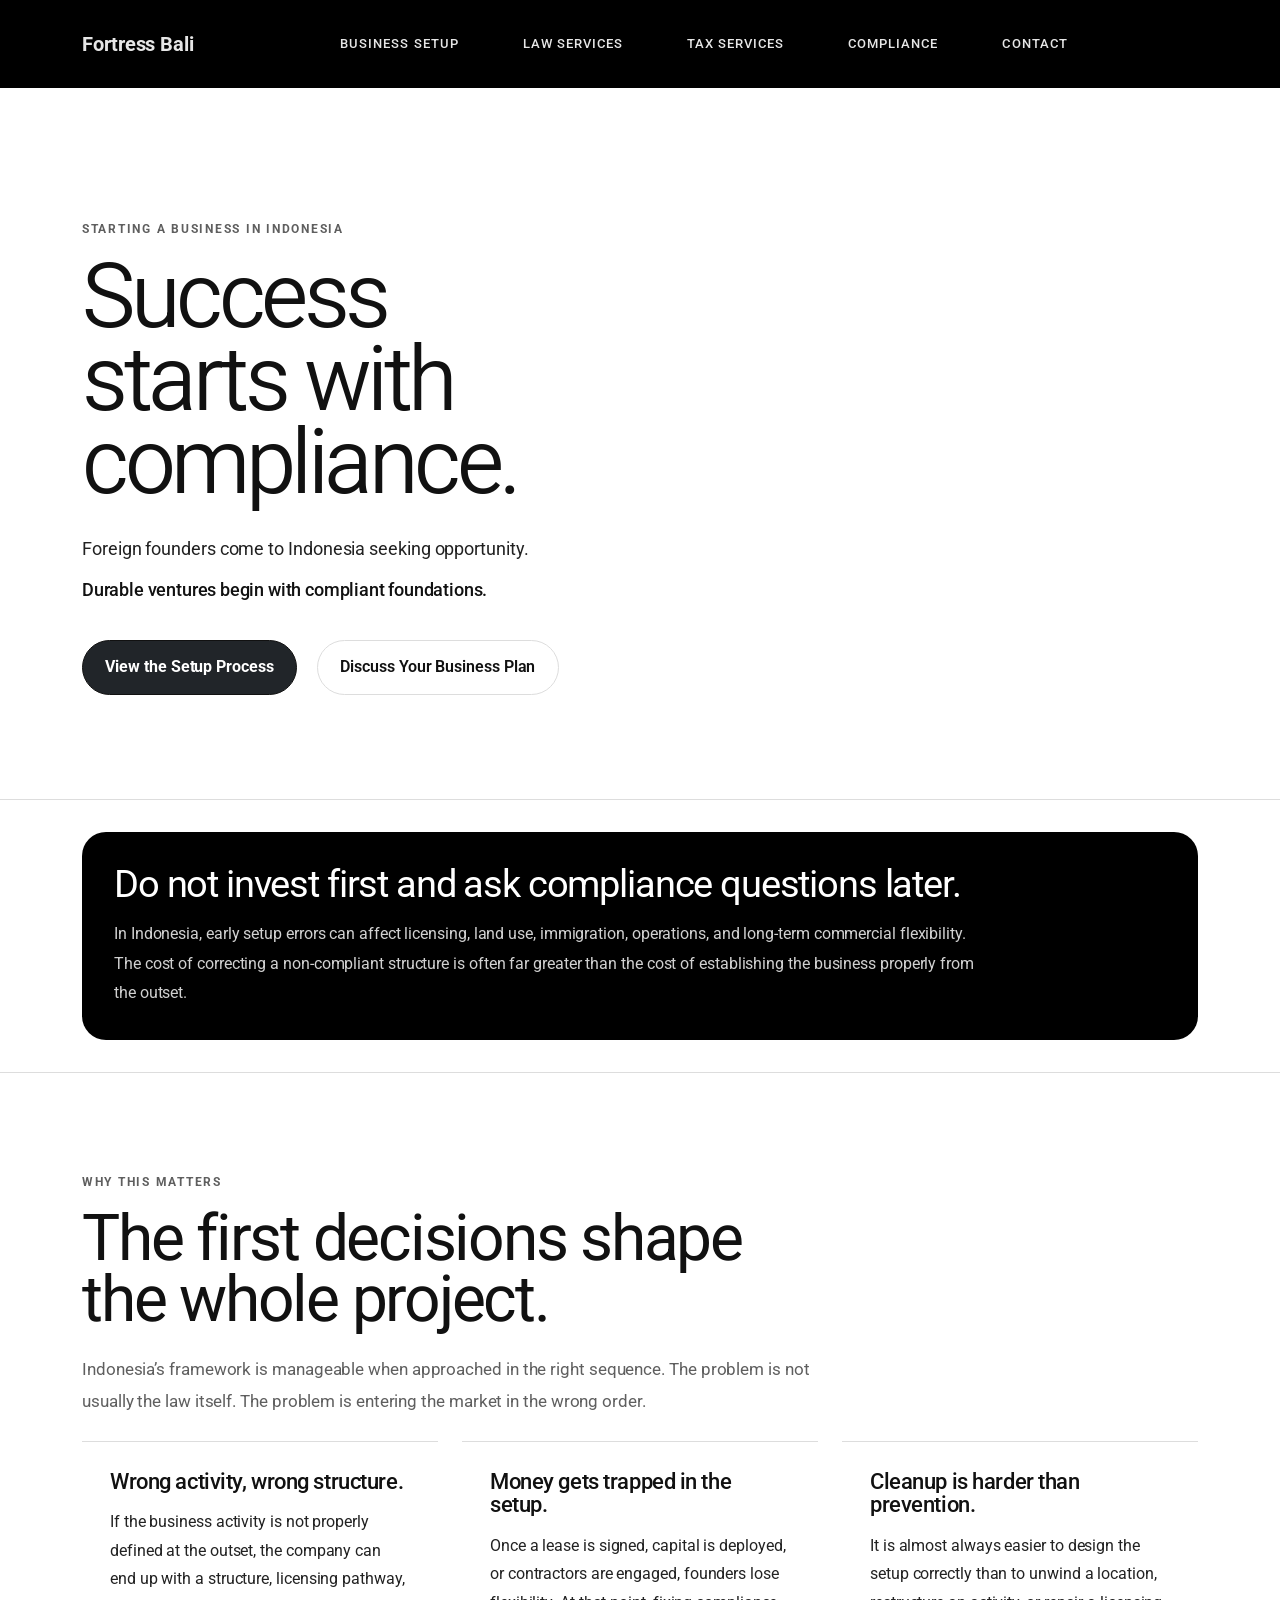
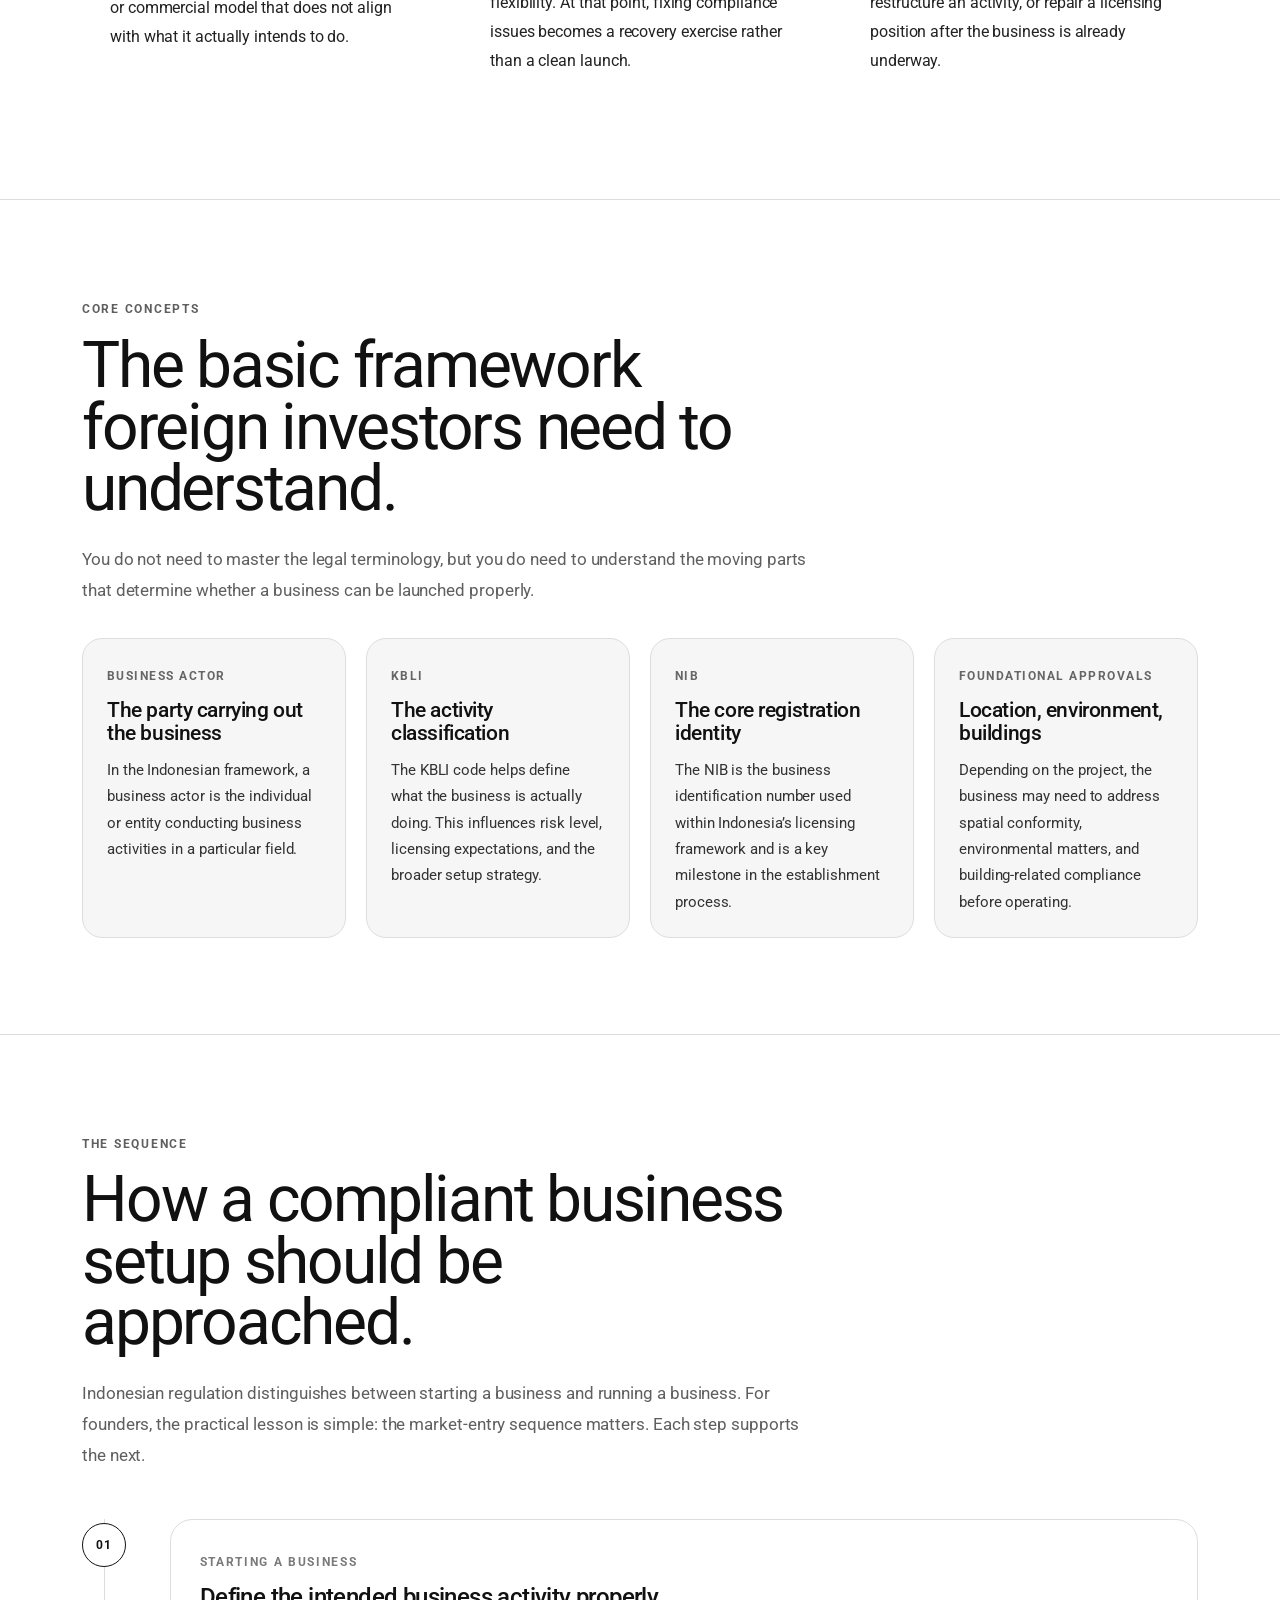
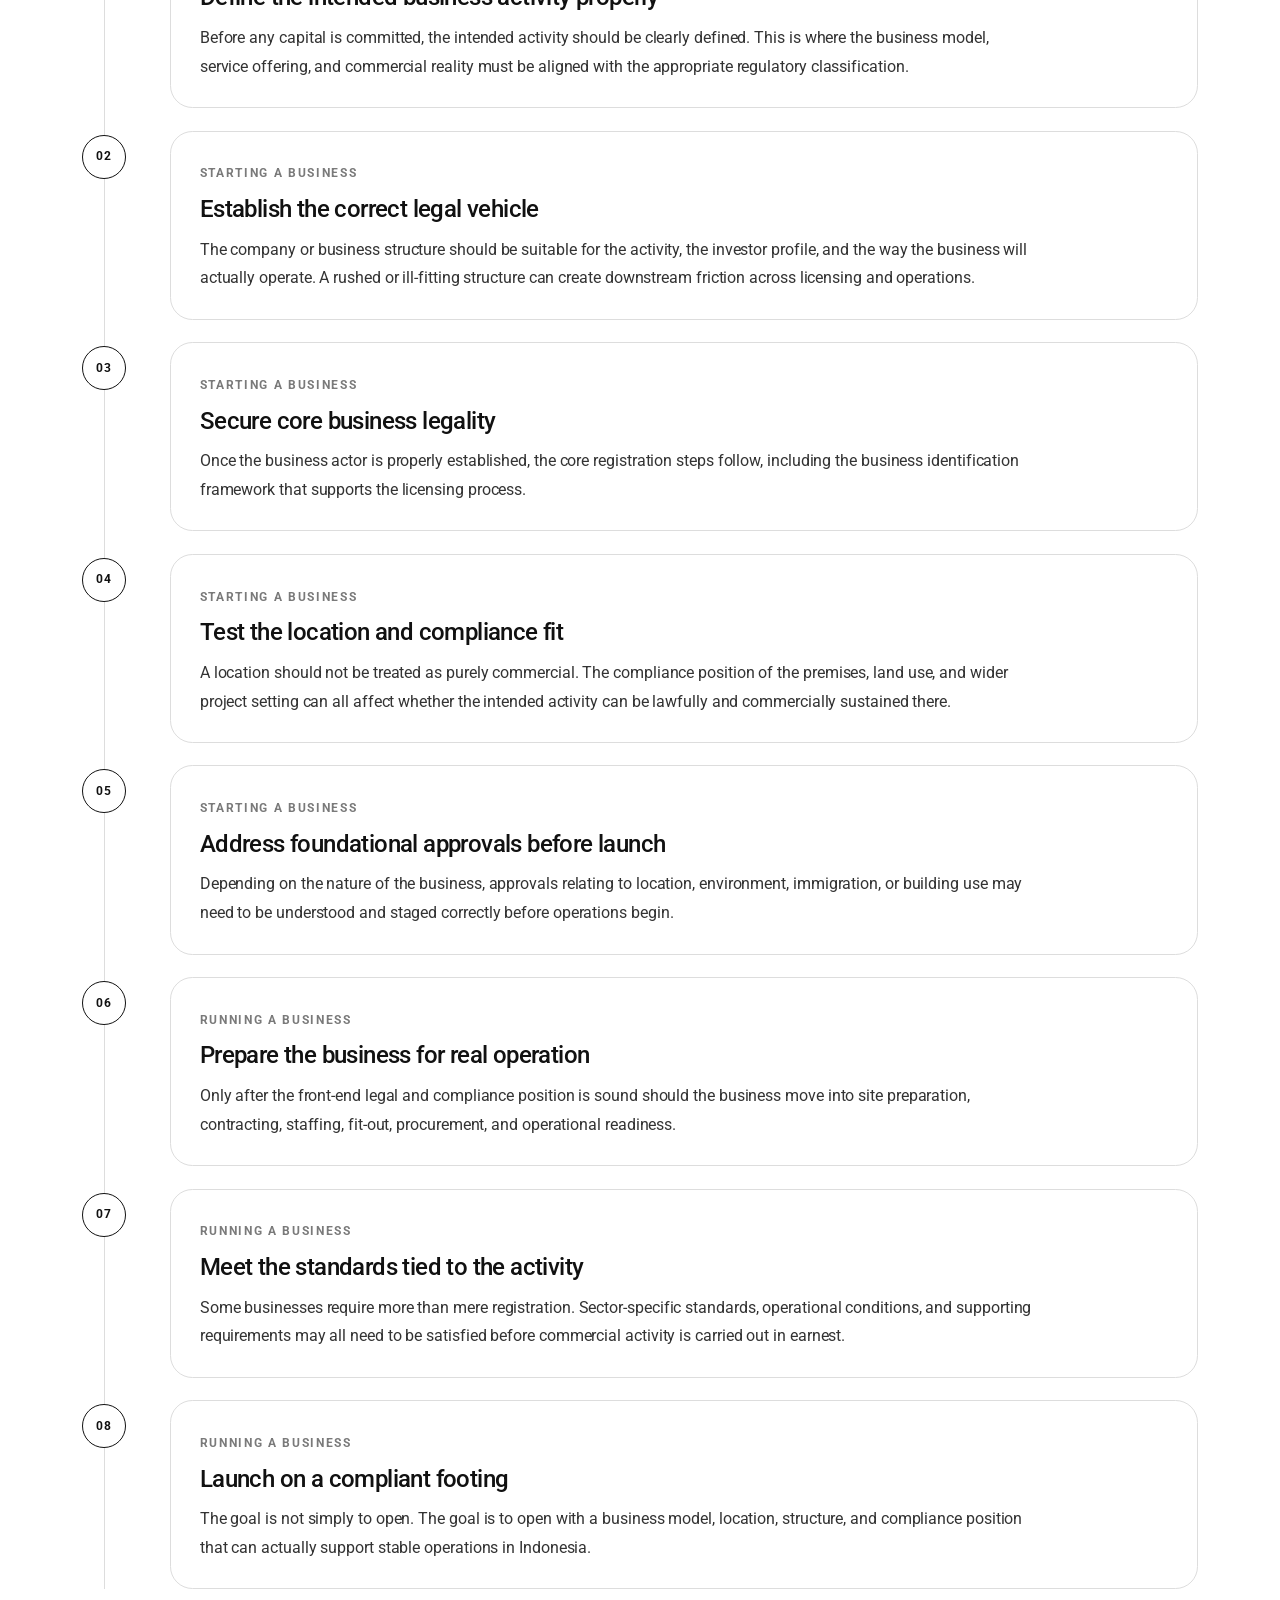
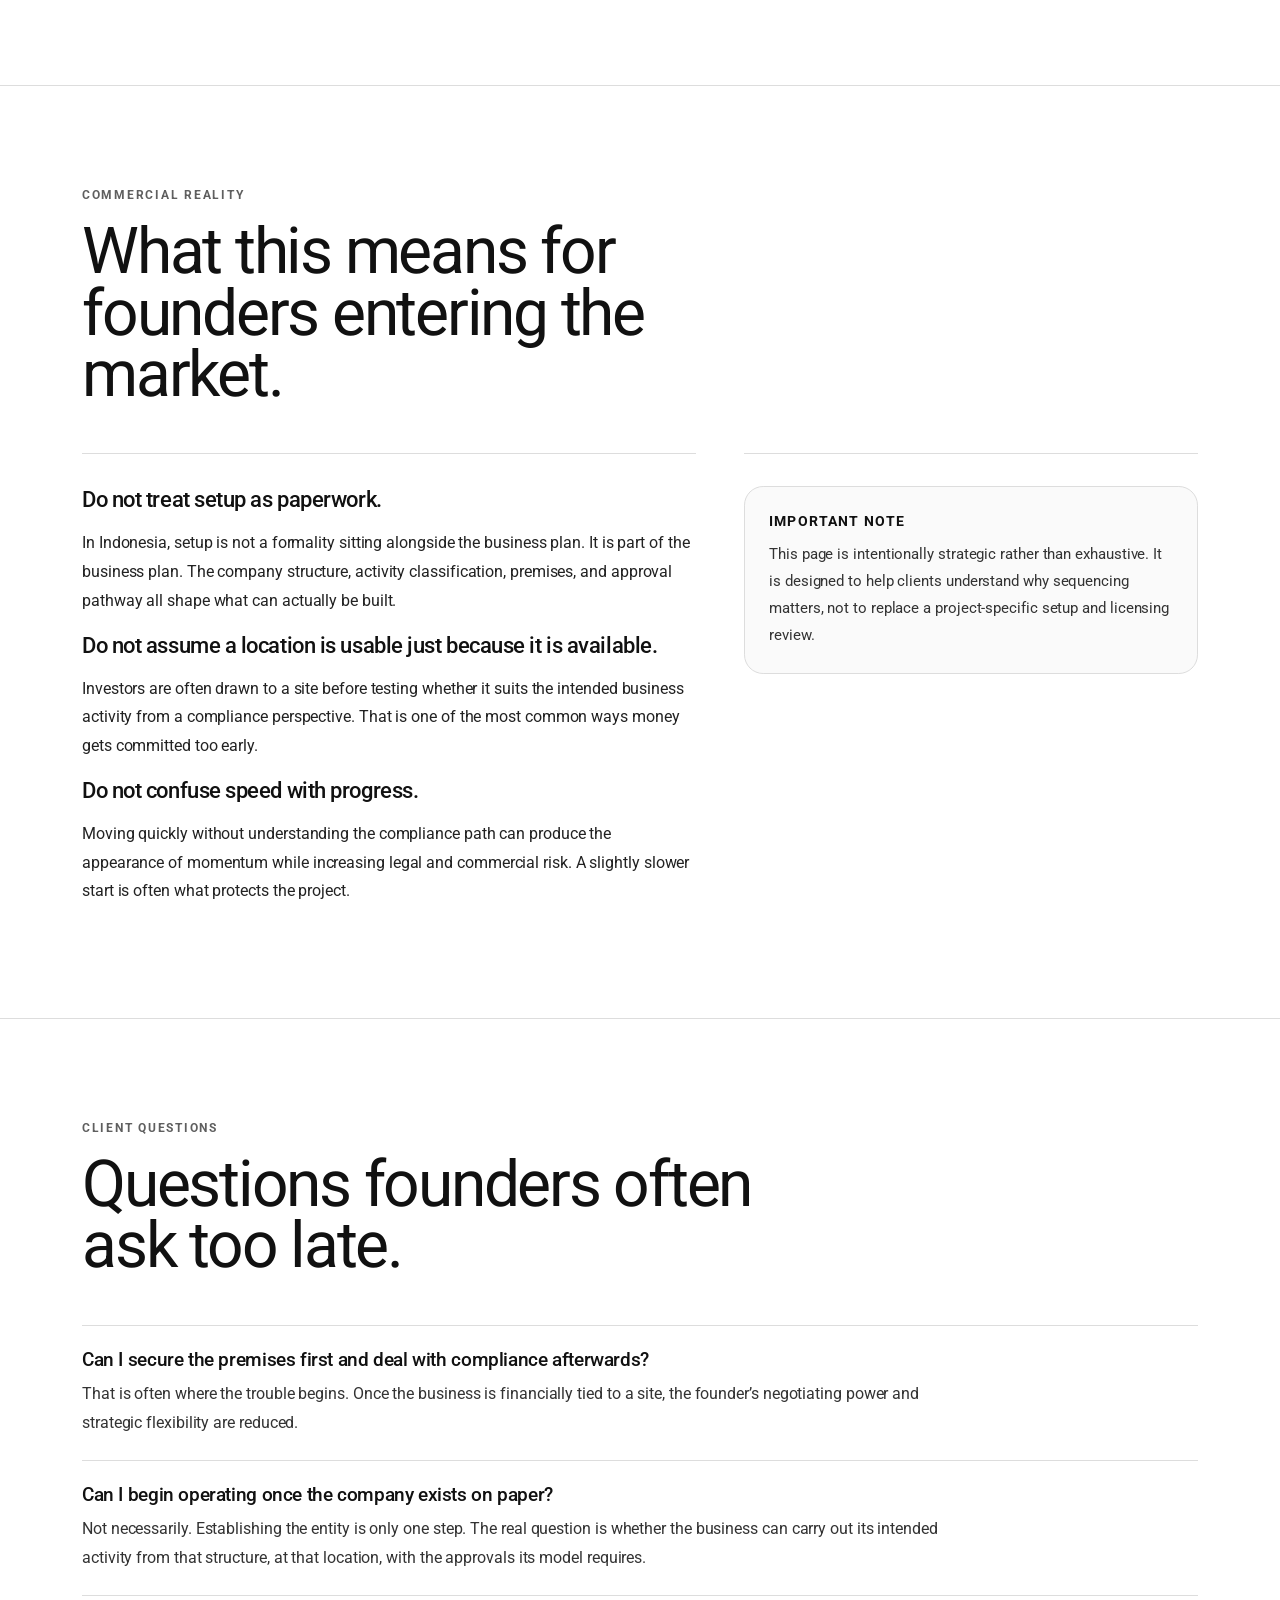
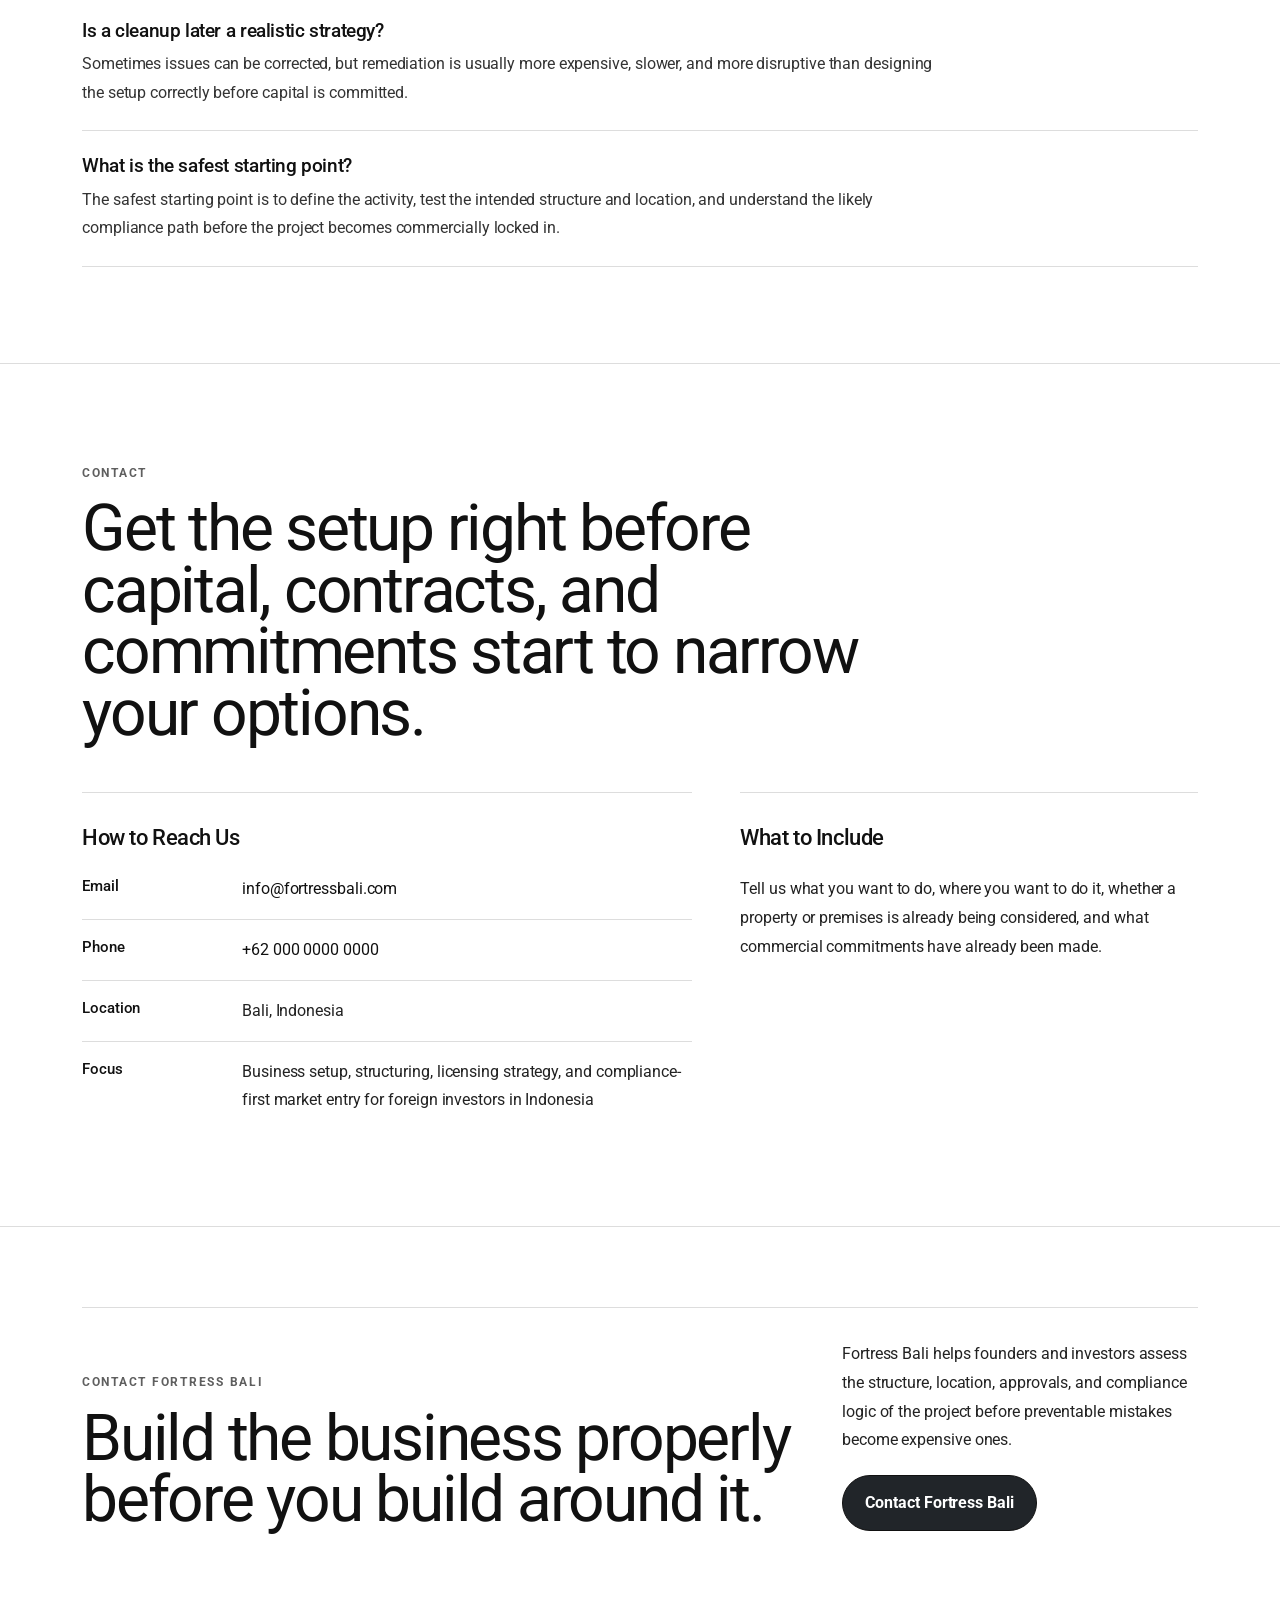
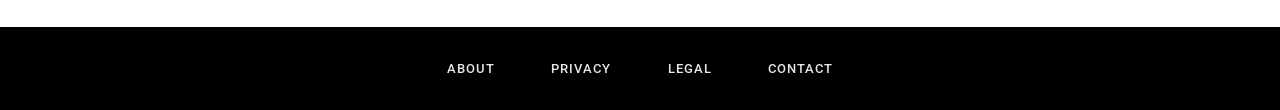
<file: test.html>
<!doctype html>
<html lang="en" class="h-100">
<head>
  <meta charset="utf-8">
  <meta name="viewport" content="width=device-width, initial-scale=1">
  <meta name="description" content="A compliance-first guide for foreign founders and investors starting a business in Indonesia.">
  <meta name="author" content="Fortress Bali">
  <meta name="robots" content="index, follow">
  <meta name="referrer" content="strict-origin-when-cross-origin">

  <meta property="og:title" content="Fortress Bali | Starting a Business in Indonesia">
  <meta property="og:description" content="Why getting the setup right from the start matters when entering the Indonesian market.">
  <meta property="og:type" content="website">
  <meta property="og:url" content="https://fortressbali.com/starting-a-business-in-indonesia.html">
  <meta property="og:image" content="https://fortressbali.com/og-image.jpg">
  <meta property="og:site_name" content="Fortress Bali">

  <meta name="twitter:card" content="summary_large_image">
  <meta name="twitter:title" content="Fortress Bali | Starting a Business in Indonesia">
  <meta name="twitter:description" content="A compliance-first guide for foreign founders and investors entering Indonesia.">
  <meta name="twitter:image" content="https://fortressbali.com/og-image.jpg">

  <title>Fortress Bali | Starting a Business in Indonesia</title>

  <link rel="icon" href="Trigram2630.svg" type="image/svg+xml">
  <link rel="canonical" href="https://fortressbali.com/starting-a-business-in-indonesia.html">
  <link rel="preconnect" href="https://fonts.googleapis.com">
  <link rel="preconnect" href="https://fonts.gstatic.com" crossorigin>
  <link href="https://fonts.googleapis.com/css2?family=Roboto:ital,wght@0,100..900;1,100..900&display=swap" rel="stylesheet">
  <link href="https://cdn.jsdelivr.net/npm/bootstrap@5.3.3/dist/css/bootstrap.min.css" rel="stylesheet">

  <style>
    :root {
      --law-bg: #ffffff;
      --law-text: #111111;
      --law-muted: #5f5f5f;
      --law-border: #dddddd;
      --law-soft: #f6f6f6;
      --law-soft-2: #fafafa;
      --law-dark: #000000;
    }

    html {
      scroll-behavior: smooth;
    }

    html,
    body {
      letter-spacing: -0.005em;
    }

    body.process-page {
      background: var(--law-bg);
      color: var(--law-text);
      font-family: "Roboto", sans-serif;
    }

    body.process-page header,
    body.process-page footer {
      background: #000;
    }

    body.process-page .navbar-brand,
    body.process-page .navbar-nav .nav-link,
    body.process-page footer .nav-link {
      color: rgba(255, 255, 255, 0.9);
    }

    body.process-page .navbar-brand:hover,
    body.process-page .navbar-nav .nav-link:hover,
    body.process-page .navbar-nav .nav-link:focus,
    body.process-page footer .nav-link:hover {
      color: #fff;
    }

    .nav-link {
      font-size: 0.8rem;
      font-weight: 500;
      letter-spacing: 0.08em;
      text-transform: uppercase;
    }

    .section-kicker {
      display: inline-block;
      margin-bottom: 1rem;
      color: var(--law-muted);
      font-size: 0.78rem;
      font-weight: 700;
      letter-spacing: 0.14em;
      text-transform: uppercase;
    }

    .section-block {
      padding: 6rem 0;
      border-bottom: 1px solid var(--law-border);
      background: #fff;
    }

    .section-heading-lg {
      margin: 0;
      font-size: clamp(2.2rem, 5vw, 4.3rem);
      line-height: 0.96;
      font-weight: 400;
      letter-spacing: -0.035em;
      color: var(--law-text);
    }

    .section-intro {
      max-width: 54rem;
      margin: 1.5rem 0 0;
      color: var(--law-muted);
      font-size: 1.05rem;
      line-height: 1.85;
    }

    .process-hero {
      padding: 8rem 0 6.5rem;
      background: #fff;
      border-bottom: 1px solid var(--law-border);
    }

    .process-hero-title {
      max-width: 9ch;
      margin: 0 0 1.75rem;
      font-size: clamp(3rem, 7vw, 6.2rem);
      line-height: 0.93;
      font-weight: 350;
      letter-spacing: -0.05em;
      color: #111;
    }

    .process-hero-copy {
      max-width: 51rem;
      margin: 0 0 1.2rem;
      color: #222;
      font-size: 1.08rem;
      line-height: 1.85;
    }

    .process-hero-copy--last {
      margin-bottom: 2rem;
    }

    .hero-intro {
      max-width: 52rem;
      font-size: 1.1rem;
      line-height: 1.9;
      color: #222;
      margin: 0 0 2rem;
    }

    .hero-anchor {
      display: block;
      margin-top: 0.5rem;
      font-weight: 500;
      letter-spacing: -0.01em;
      color: #111;
    }

    .process-hero-actions {
      display: flex;
      align-items: center;
      gap: 1rem 1.25rem;
      flex-wrap: wrap;
    }

    .process-hero-actions .btn,
    .cta-minimal-actions .btn {
      padding: 0.92rem 1.4rem;
      border-radius: 999px;
      font-weight: 700;
      border: 1px solid #111;
    }

    .btn-outline-dark-soft {
      display: inline-flex;
      align-items: center;
      justify-content: center;
      padding: 0.92rem 1.4rem;
      border-radius: 999px;
      border: 1px solid var(--law-border);
      background: #fff;
      color: #111;
      text-decoration: none;
      font-weight: 600;
      transition: all 0.2s ease;
    }

    .btn-outline-dark-soft:hover {
      border-color: #111;
      color: #111;
      background: var(--law-soft);
    }

    .warning-band {
      padding: 2rem 0;
      background: #fff;
      border-bottom: 1px solid var(--law-border);
    }

    .warning-panel {
      padding: 2rem;
      background: #000;
      color: #fff;
      border-radius: 1.5rem;
    }

    .warning-panel h2 {
      margin: 0 0 1rem;
      font-size: clamp(1.8rem, 3vw, 2.6rem);
      line-height: 1.02;
      font-weight: 400;
      letter-spacing: -0.03em;
      color: #fff;
    }

    .warning-panel p {
      max-width: 54rem;
      margin: 0;
      color: rgba(255,255,255,0.82);
      font-size: 1rem;
      line-height: 1.85;
    }

    .terms-grid {
      display: grid;
      grid-template-columns: repeat(4, minmax(0, 1fr));
      gap: 1.25rem;
      margin-top: 2rem;
    }

    .term-card {
      height: 100%;
      padding: 1.5rem 1.5rem 1.35rem;
      background: var(--law-soft);
      border: 1px solid var(--law-border);
      border-radius: 1.25rem;
    }

    .term-label {
      display: inline-block;
      margin-bottom: 0.85rem;
      font-size: 0.78rem;
      font-weight: 700;
      letter-spacing: 0.12em;
      text-transform: uppercase;
      color: #666;
    }

    .term-card h3 {
      margin: 0 0 0.75rem;
      font-size: 1.3rem;
      line-height: 1.1;
      font-weight: 500;
      letter-spacing: -0.02em;
    }

    .term-card p {
      margin: 0;
      color: #333;
      font-size: 0.96rem;
      line-height: 1.72;
    }

    .process-timeline-wrap {
      position: relative;
      margin-top: 1rem;
    }

    .process-timeline {
      position: relative;
      display: grid;
      gap: 1.4rem;
      margin-top: 3rem;
    }

    .process-timeline::before {
      content: "";
      position: absolute;
      top: 0;
      bottom: 0;
      left: 22px;
      width: 1px;
      background: var(--law-border);
    }

    .process-step {
      position: relative;
      display: grid;
      grid-template-columns: 64px minmax(0, 1fr);
      gap: 1.5rem;
      align-items: start;
    }

    .process-step-marker {
      position: relative;
      z-index: 1;
      width: 44px;
      height: 44px;
      margin-top: 0.25rem;
      border-radius: 50%;
      border: 1px solid #111;
      background: #fff;
      color: #111;
      display: flex;
      align-items: center;
      justify-content: center;
      font-size: 0.78rem;
      font-weight: 700;
      letter-spacing: 0.08em;
    }

    .process-step-card {
      padding: 1.8rem 1.8rem 1.6rem;
      border: 1px solid var(--law-border);
      border-radius: 1.4rem;
      background: #fff;
      transition: transform 0.25s ease, box-shadow 0.25s ease;
    }

    .process-step-card:hover {
      transform: translateY(-2px);
      box-shadow: 0 18px 38px rgba(0, 0, 0, 0.05);
    }

    .process-step-stage {
      display: inline-block;
      margin-bottom: 0.8rem;
      font-size: 0.74rem;
      font-weight: 700;
      letter-spacing: 0.14em;
      text-transform: uppercase;
      color: #7a7a7a;
    }

    .process-step-card h3 {
      margin: 0 0 0.8rem;
      font-size: 1.5rem;
      line-height: 1.12;
      font-weight: 500;
      letter-spacing: -0.025em;
      color: #111;
    }

    .process-step-card p {
      margin: 0;
      max-width: 52rem;
      color: #333;
      font-size: 1rem;
      line-height: 1.8;
    }

    .risk-grid {
      display: grid;
      grid-template-columns: repeat(3, minmax(0, 1fr));
      gap: 1.5rem;
    }

    .risk-card {
      height: 100%;
      padding: 1.75rem;
      border-top: 1px solid var(--law-border);
    }

    .risk-card h3 {
      margin: 0 0 0.9rem;
      font-size: 1.35rem;
      line-height: 1.1;
      font-weight: 500;
      letter-spacing: -0.02em;
    }

    .risk-card p {
      margin: 0;
      color: #222;
      font-size: 1rem;
      line-height: 1.8;
    }

    .process-split {
      display: grid;
      grid-template-columns: 1.15fr 0.85fr;
      gap: 3rem;
      align-items: start;
    }

    .process-panel {
      padding-top: 2rem;
      border-top: 1px solid var(--law-border);
    }

    .process-panel h3 {
      margin-bottom: 1rem;
      font-size: 1.4rem;
      font-weight: 500;
      letter-spacing: -0.02em;
    }

    .process-panel p {
      margin: 0 0 1rem;
      color: #222;
      font-size: 1rem;
      line-height: 1.8;
    }

    .process-note {
      padding: 1.5rem;
      border: 1px solid var(--law-border);
      border-radius: 1.2rem;
      background: var(--law-soft-2);
    }

    .process-note strong {
      display: block;
      margin-bottom: 0.5rem;
      font-size: 0.9rem;
      letter-spacing: 0.08em;
      text-transform: uppercase;
    }

    .process-note p {
      margin: 0;
      color: #333;
      font-size: 0.96rem;
      line-height: 1.75;
    }

    .guidance-list {
      border-top: 1px solid var(--law-border);
    }

    .guidance-item {
      padding: 1.4rem 0;
      border-bottom: 1px solid var(--law-border);
    }

    .guidance-item h3 {
      margin: 0 0 0.55rem;
      font-size: 1.2rem;
      line-height: 1.2;
      font-weight: 500;
      letter-spacing: -0.02em;
    }

    .guidance-item p {
      margin: 0;
      max-width: 54rem;
      color: #333;
      font-size: 1rem;
      line-height: 1.8;
    }

    .contact-layout {
      display: grid;
      grid-template-columns: 1.2fr 0.9fr;
      gap: 3rem;
      align-items: start;
    }

    .contact-block {
      padding-top: 2rem;
      border-top: 1px solid var(--law-border);
    }

    .contact-block h3 {
      margin-bottom: 1.5rem;
      font-size: 1.35rem;
      font-weight: 500;
      letter-spacing: -0.02em;
      color: #111;
    }

    .contact-block p {
      margin: 0;
      color: #222;
      font-size: 1rem;
      line-height: 1.8;
    }

    .contact-list--spacious {
      margin: 0;
      padding: 0;
      list-style: none;
    }

    .contact-list--spacious li {
      display: grid;
      grid-template-columns: 140px 1fr;
      gap: 1.25rem;
      padding: 1rem 0;
      border-top: 1px solid var(--law-border);
      color: #111;
    }

    .contact-list--spacious li:first-child {
      border-top: 0;
      padding-top: 0;
    }

    .contact-list--spacious strong {
      font-size: 0.95rem;
      font-weight: 500;
      color: #111;
    }

    .contact-list--spacious span {
      color: #222;
      line-height: 1.75;
    }

    .contact-list--spacious a {
      color: #111;
      text-decoration: none;
    }

    .contact-list--spacious a:hover {
      text-decoration: underline;
    }

    .cta-strip {
      padding: 5rem 0 6rem;
      background: #fff;
    }

    .cta-minimal {
      padding-top: 2rem;
      border-top: 1px solid var(--law-border);
    }

    .cta-minimal-copy {
      margin: 0 0 1.25rem;
      color: #222;
      font-size: 1rem;
      line-height: 1.8;
    }

    footer {
      margin-top: auto;
    }

    @media (max-width: 1199.98px) {
      .terms-grid {
        grid-template-columns: repeat(2, minmax(0, 1fr));
      }

      .risk-grid {
        grid-template-columns: 1fr;
      }
    }

    @media (max-width: 991.98px) {
      .process-hero {
        padding: 5rem 0 4rem;
      }

      .process-hero-title {
        max-width: 10ch;
        margin-bottom: 1.4rem;
      }

      .hero-intro {
        max-width: 100%;
        font-size: 1.02rem;
        line-height: 1.8;
        margin-bottom: 1.75rem;
      }

      .hero-anchor {
        margin-top: 0.35rem;
      }

      .section-block {
        padding: 4rem 0;
      }

      .process-split,
      .contact-layout {
        grid-template-columns: 1fr;
        gap: 2rem;
      }

      .process-step-card {
        padding: 1.5rem 1.35rem;
      }

      .process-step-card h3 {
        font-size: 1.28rem;
      }

      .process-step-card p,
      .guidance-item p,
      .contact-block p,
      .section-intro,
      .term-card p,
      .risk-card p {
        font-size: 0.98rem;
      }
    }

    @media (max-width: 767.98px) {
      .terms-grid {
        grid-template-columns: 1fr;
      }

      .process-step {
        grid-template-columns: 52px minmax(0, 1fr);
        gap: 1rem;
      }

      .process-timeline::before {
        left: 18px;
      }

      .process-step-marker {
        width: 36px;
        height: 36px;
        font-size: 0.72rem;
      }

      .contact-list--spacious li {
        grid-template-columns: 1fr;
        gap: 0.35rem;
      }

      .section-heading-lg {
        font-size: clamp(2rem, 10vw, 3rem);
        line-height: 1;
      }

      .process-hero-title {
        font-size: clamp(2.8rem, 12vw, 4.4rem);
        max-width: 10ch;
      }

      .warning-panel {
        padding: 1.5rem;
      }
    }
  </style>
</head>

<body class="process-page d-flex flex-column min-vh-100">

  <header class="py-3">
    <div class="container">
      <nav class="navbar navbar-expand-lg navbar-dark px-0" aria-label="Primary navigation">
        <a class="navbar-brand fw-bold" href="/">Fortress Bali</a>

        <button class="navbar-toggler"
                type="button"
                data-bs-toggle="collapse"
                data-bs-target="#navbarCollapse"
                aria-controls="navbarCollapse"
                aria-expanded="false"
                aria-label="Toggle navigation">
          <span class="navbar-toggler-icon"></span>
        </button>

        <div class="collapse navbar-collapse" id="navbarCollapse">
          <ul class="navbar-nav mx-lg-auto mb-2 mb-lg-0 gap-lg-5 text-center">
            <li class="nav-item">
              <a class="nav-link active" aria-current="page" href="/starting-a-business-in-indonesia.html">Business Setup</a>
            </li>
            <li class="nav-item">
              <a class="nav-link" href="/law-services.html">Law Services</a>
            </li>
            <li class="nav-item">
              <a class="nav-link" href="#">Tax Services</a>
            </li>
            <li class="nav-item">
              <a class="nav-link" href="#">Compliance</a>
            </li>
            <li class="nav-item">
              <a class="nav-link" href="#contact">Contact</a>
            </li>
          </ul>
        </div>
      </nav>
    </div>
  </header>

  <main class="flex-fill">

    <section class="process-hero">
      <div class="container">
        <div class="row">
          <div class="col-12 col-lg-8 col-xl-7">
            <span class="section-kicker">Starting a Business in Indonesia</span>

            <h1 class="process-hero-title">
              Success starts with compliance.
            </h1>

            <p class="process-hero-copy hero-intro">
              Foreign founders come to Indonesia seeking opportunity.<br>
              <span class="hero-anchor">Durable ventures begin with compliant foundations.</span>
            </p>

            <div class="process-hero-actions">
              <a href="#process" class="btn btn-dark">View the Setup Process</a>
              <a href="#contact" class="btn-outline-dark-soft">Discuss Your Business Plan</a>
            </div>
          </div>
        </div>
      </div>
    </section>

    <section class="warning-band">
      <div class="container">
        <div class="warning-panel">
          <h2>Do not invest first and ask compliance questions later.</h2>
          <p>
            In Indonesia, early setup errors can affect licensing, land use, immigration, operations, and long-term commercial flexibility.
            The cost of correcting a non-compliant structure is often far greater than the cost of establishing the business properly from the outset.
          </p>
        </div>
      </div>
    </section>

    <section class="section-block">
      <div class="container">
        <div class="row mb-4">
          <div class="col-12 col-xl-8">
            <span class="section-kicker">Why This Matters</span>
            <h2 class="section-heading-lg">The first decisions shape the whole project.</h2>
            <p class="section-intro">
              Indonesia’s framework is manageable when approached in the right sequence. The problem is not usually the law itself. The problem is entering the market in the wrong order.
            </p>
          </div>
        </div>

        <div class="risk-grid">
          <article class="risk-card">
            <h3>Wrong activity, wrong structure.</h3>
            <p>
              If the business activity is not properly defined at the outset, the company can end up with a structure, licensing pathway, or commercial model that does not align with what it actually intends to do.
            </p>
          </article>

          <article class="risk-card">
            <h3>Money gets trapped in the setup.</h3>
            <p>
              Once a lease is signed, capital is deployed, or contractors are engaged, founders lose flexibility. At that point, fixing compliance issues becomes a recovery exercise rather than a clean launch.
            </p>
          </article>

          <article class="risk-card">
            <h3>Cleanup is harder than prevention.</h3>
            <p>
              It is almost always easier to design the setup correctly than to unwind a location, restructure an activity, or repair a licensing position after the business is already underway.
            </p>
          </article>
        </div>
      </div>
    </section>

    <section class="section-block">
      <div class="container">
        <div class="row mb-4">
          <div class="col-12 col-xl-8">
            <span class="section-kicker">Core Concepts</span>
            <h2 class="section-heading-lg">The basic framework foreign investors need to understand.</h2>
            <p class="section-intro">
              You do not need to master the legal terminology, but you do need to understand the moving parts that determine whether a business can be launched properly.
            </p>
          </div>
        </div>

        <div class="terms-grid">
          <article class="term-card">
            <span class="term-label">Business actor</span>
            <h3>The party carrying out the business</h3>
            <p>
              In the Indonesian framework, a business actor is the individual or entity conducting business activities in a particular field.
            </p>
          </article>

          <article class="term-card">
            <span class="term-label">KBLI</span>
            <h3>The activity classification</h3>
            <p>
              The KBLI code helps define what the business is actually doing. This influences risk level, licensing expectations, and the broader setup strategy.
            </p>
          </article>

          <article class="term-card">
            <span class="term-label">NIB</span>
            <h3>The core registration identity</h3>
            <p>
              The NIB is the business identification number used within Indonesia’s licensing framework and is a key milestone in the establishment process.
            </p>
          </article>

          <article class="term-card">
            <span class="term-label">Foundational approvals</span>
            <h3>Location, environment, buildings</h3>
            <p>
              Depending on the project, the business may need to address spatial conformity, environmental matters, and building-related compliance before operating.
            </p>
          </article>
        </div>
      </div>
    </section>

    <section class="section-block" id="process">
      <div class="container">
        <div class="row mb-4">
          <div class="col-12 col-xl-8">
            <span class="section-kicker">The Sequence</span>
            <h2 class="section-heading-lg">How a compliant business setup should be approached.</h2>
            <p class="section-intro">
              Indonesian regulation distinguishes between starting a business and running a business. For founders, the practical lesson is simple: the market-entry sequence matters. Each step supports the next.
            </p>
          </div>
        </div>

        <div class="process-timeline-wrap">
          <div class="process-timeline">

            <div class="process-step">
              <div class="process-step-marker">01</div>
              <article class="process-step-card">
                <span class="process-step-stage">Starting a business</span>
                <h3>Define the intended business activity properly</h3>
                <p>
                  Before any capital is committed, the intended activity should be clearly defined. This is where the business model, service offering, and commercial reality must be aligned with the appropriate regulatory classification.
                </p>
              </article>
            </div>

            <div class="process-step">
              <div class="process-step-marker">02</div>
              <article class="process-step-card">
                <span class="process-step-stage">Starting a business</span>
                <h3>Establish the correct legal vehicle</h3>
                <p>
                  The company or business structure should be suitable for the activity, the investor profile, and the way the business will actually operate. A rushed or ill-fitting structure can create downstream friction across licensing and operations.
                </p>
              </article>
            </div>

            <div class="process-step">
              <div class="process-step-marker">03</div>
              <article class="process-step-card">
                <span class="process-step-stage">Starting a business</span>
                <h3>Secure core business legality</h3>
                <p>
                  Once the business actor is properly established, the core registration steps follow, including the business identification framework that supports the licensing process.
                </p>
              </article>
            </div>

            <div class="process-step">
              <div class="process-step-marker">04</div>
              <article class="process-step-card">
                <span class="process-step-stage">Starting a business</span>
                <h3>Test the location and compliance fit</h3>
                <p>
                  A location should not be treated as purely commercial. The compliance position of the premises, land use, and wider project setting can all affect whether the intended activity can be lawfully and commercially sustained there.
                </p>
              </article>
            </div>

            <div class="process-step">
              <div class="process-step-marker">05</div>
              <article class="process-step-card">
                <span class="process-step-stage">Starting a business</span>
                <h3>Address foundational approvals before launch</h3>
                <p>
                  Depending on the nature of the business, approvals relating to location, environment, immigration, or building use may need to be understood and staged correctly before operations begin.
                </p>
              </article>
            </div>

            <div class="process-step">
              <div class="process-step-marker">06</div>
              <article class="process-step-card">
                <span class="process-step-stage">Running a business</span>
                <h3>Prepare the business for real operation</h3>
                <p>
                  Only after the front-end legal and compliance position is sound should the business move into site preparation, contracting, staffing, fit-out, procurement, and operational readiness.
                </p>
              </article>
            </div>

            <div class="process-step">
              <div class="process-step-marker">07</div>
              <article class="process-step-card">
                <span class="process-step-stage">Running a business</span>
                <h3>Meet the standards tied to the activity</h3>
                <p>
                  Some businesses require more than mere registration. Sector-specific standards, operational conditions, and supporting requirements may all need to be satisfied before commercial activity is carried out in earnest.
                </p>
              </article>
            </div>

            <div class="process-step">
              <div class="process-step-marker">08</div>
              <article class="process-step-card">
                <span class="process-step-stage">Running a business</span>
                <h3>Launch on a compliant footing</h3>
                <p>
                  The goal is not simply to open. The goal is to open with a business model, location, structure, and compliance position that can actually support stable operations in Indonesia.
                </p>
              </article>
            </div>

          </div>
        </div>
      </div>
    </section>

    <section class="section-block">
      <div class="container">
        <div class="row mb-5">
          <div class="col-12 col-xl-8">
            <span class="section-kicker">Commercial Reality</span>
            <h2 class="section-heading-lg">What this means for founders entering the market.</h2>
          </div>
        </div>

        <div class="process-split">
          <div class="process-panel">
            <h3>Do not treat setup as paperwork.</h3>
            <p>
              In Indonesia, setup is not a formality sitting alongside the business plan. It is part of the business plan. The company structure, activity classification, premises, and approval pathway all shape what can actually be built.
            </p>

            <h3>Do not assume a location is usable just because it is available.</h3>
            <p>
              Investors are often drawn to a site before testing whether it suits the intended business activity from a compliance perspective. That is one of the most common ways money gets committed too early.
            </p>

            <h3>Do not confuse speed with progress.</h3>
            <p>
              Moving quickly without understanding the compliance path can produce the appearance of momentum while increasing legal and commercial risk. A slightly slower start is often what protects the project.
            </p>
          </div>

          <div class="process-panel">
            <div class="process-note">
              <strong>Important note</strong>
              <p>
                This page is intentionally strategic rather than exhaustive. It is designed to help clients understand why sequencing matters, not to replace a project-specific setup and licensing review.
              </p>
            </div>
          </div>
        </div>
      </div>
    </section>

    <section class="section-block">
      <div class="container">
        <div class="row mb-5">
          <div class="col-12 col-xl-8">
            <span class="section-kicker">Client Questions</span>
            <h2 class="section-heading-lg">Questions founders often ask too late.</h2>
          </div>
        </div>

        <div class="guidance-list">
          <div class="guidance-item">
            <h3>Can I secure the premises first and deal with compliance afterwards?</h3>
            <p>
              That is often where the trouble begins. Once the business is financially tied to a site, the founder’s negotiating power and strategic flexibility are reduced.
            </p>
          </div>

          <div class="guidance-item">
            <h3>Can I begin operating once the company exists on paper?</h3>
            <p>
              Not necessarily. Establishing the entity is only one step. The real question is whether the business can carry out its intended activity from that structure, at that location, with the approvals its model requires.
            </p>
          </div>

          <div class="guidance-item">
            <h3>Is a cleanup later a realistic strategy?</h3>
            <p>
              Sometimes issues can be corrected, but remediation is usually more expensive, slower, and more disruptive than designing the setup correctly before capital is committed.
            </p>
          </div>

          <div class="guidance-item">
            <h3>What is the safest starting point?</h3>
            <p>
              The safest starting point is to define the activity, test the intended structure and location, and understand the likely compliance path before the project becomes commercially locked in.
            </p>
          </div>
        </div>
      </div>
    </section>

    <section class="section-block" id="contact">
      <div class="container">
        <div class="row mb-5">
          <div class="col-12 col-xl-9">
            <span class="section-kicker">Contact</span>
            <h2 class="section-heading-lg">Get the setup right before capital, contracts, and commitments start to narrow your options.</h2>
          </div>
        </div>

        <div class="contact-layout">
          <div class="contact-primary">
            <div class="contact-block">
              <h3>How to Reach Us</h3>
              <ul class="contact-list--spacious">
                <li><strong>Email</strong><span><a href="mailto:info@fortressbali.com">info@fortressbali.com</a></span></li>
                <li><strong>Phone</strong><span><a href="tel:+620000000000">+62 000 0000 0000</a></span></li>
                <li><strong>Location</strong><span>Bali, Indonesia</span></li>
                <li><strong>Focus</strong><span>Business setup, structuring, licensing strategy, and compliance-first market entry for foreign investors in Indonesia</span></li>
              </ul>
            </div>
          </div>

          <div class="contact-secondary">
            <div class="contact-block">
              <h3>What to Include</h3>
              <p>
                Tell us what you want to do, where you want to do it, whether a property or premises is already being considered, and what commercial commitments have already been made.
              </p>
            </div>
          </div>
        </div>
      </div>
    </section>

    <section class="cta-strip">
      <div class="container">
        <div class="cta-minimal">
          <div class="row align-items-end g-4">
            <div class="col-12 col-xl-8">
              <span class="section-kicker">Contact Fortress Bali</span>
              <h2 class="section-heading-lg">Build the business properly before you build around it.</h2>
            </div>

            <div class="col-12 col-xl-4">
              <div class="cta-minimal-actions">
                <p class="cta-minimal-copy">
                  Fortress Bali helps founders and investors assess the structure, location, approvals, and compliance logic of the project before preventable mistakes become expensive ones.
                </p>
                <a href="#contact" class="btn btn-dark">Contact Fortress Bali</a>
              </div>
            </div>
          </div>
        </div>
      </div>
    </section>

  </main>

  <footer class="py-4">
    <div class="container">
      <ul class="nav justify-content-center flex-column flex-md-row text-center gap-2 gap-md-4">
        <li class="nav-item">
          <a href="#" class="nav-link">About</a>
        </li>
        <li class="nav-item">
          <a href="#" class="nav-link">Privacy</a>
        </li>
        <li class="nav-item">
          <a href="#" class="nav-link">Legal</a>
        </li>
        <li class="nav-item">
          <a href="#contact" class="nav-link">Contact</a>
        </li>
      </ul>
    </div>
  </footer>

  <script src="https://cdn.jsdelivr.net/npm/bootstrap@5.3.3/dist/js/bootstrap.bundle.min.js"></script>
</body>
</html>
</file>
<file: styles2.css>
/* ======================================
   GLOBAL FOUNDATION
====================================== */

html,
body {
  letter-spacing: -0.005em;
}

body {
  font-family: "Roboto", sans-serif;
}

/* Homepage theme only */
body.site-home {
  background-color: #212529;
  color: #fff;
  font-family: "Inter", system-ui, -apple-system, "Segoe UI", sans-serif;
}

/* ======================================
   GLOBAL NAV
====================================== */

.nav-link {
  font-size: 0.8rem;
  font-weight: 500;
  letter-spacing: 0.08em;
  text-transform: uppercase;
}

/* Homepage nav appearance */
body.site-home .nav-link {
  color: rgba(255, 255, 255, 0.6);
}

body.site-home .nav-link:hover,
body.site-home .nav-link:focus,
body.site-home .nav-link.active {
  color: #fff;
}

/* ======================================
   GLOBAL TYPE SCALE
====================================== */

h1,
.h1 {
  font-weight: 300;
}

h2,
.h2 {
  font-size: 2rem;
  font-weight: 400;
  letter-spacing: -0.015em;
}

h3,
.h3 {
  font-size: 1.25rem;
  font-weight: 500;
}

h4,
.h4 {
  font-size: 0.9rem;
  font-weight: 500;
  letter-spacing: 0.08em;
  text-transform: uppercase;
}

@media (min-width: 992px) {
  h2,
  .h2 {
    font-size: 2.5rem;
  }

  h3,
  .h3 {
    font-size: 1.5rem;
  }
}

/* ======================================
   INTRO SCREEN
====================================== */

#intro-screen {
  position: fixed;
  inset: 0;
  z-index: 9999;
  display: flex;
  align-items: center;
  justify-content: center;
  background-color: #212529;
  color: #fff;
  font-size: 2rem;
  font-weight: 600;
  letter-spacing: -0.02em;
  transition: opacity 0.8s ease;
}

/* ======================================
   HOMEPAGE HERO TYPOGRAPHY
====================================== */

.hero-heading {
  font-weight: 300;
  line-height: 1.15;
  letter-spacing: -0.02em;
}

.brand-block {
  font-size: 0.8rem;
  font-weight: 500;
  letter-spacing: 0.14em;
  text-transform: uppercase;
  opacity: 0.9;
}

.brand-logo {
  width: 60px;
  height: auto;
  opacity: 0.9;
}

.hero-brand {
  font-weight: 600;
  letter-spacing: -0.01em;
}

.hero-tagline {
  font-weight: 300;
  opacity: 0.9;
}

/* ======================================
   HOMEPAGE HERO CARDS
====================================== */

.hero-card {
  position: relative;
  min-height: 350px;
  background-position: center;
  background-repeat: no-repeat;
  background-size: cover;
  cursor: pointer;
}

.hero-card::before {
  content: "";
  position: absolute;
  inset: 0;
}

.hero-card > div {
  position: relative;
  z-index: 1;
}

.hero-1 {
  background-image: url("/unsplash-photo-1.jpg");
}

.hero-2 {
  background-image: url("/unsplash-photo-2.jpg");
}

.hero-3 {
  background-image: url("/unsplash-photo-3.jpg");
}

.hero-4 {
  background-image: url("/unsplash-photo-4.jpg");
}

.hero-5 {
  background-image: url("/unsplash-photo-5.jpg");
}

/* ======================================
   RESPONSIVE TYPOGRAPHY
====================================== */

@media (max-width: 575.98px) {
  .hero-heading {
    font-size: 1.75rem;
    font-weight: 400;
  }

  .brand-logo {
    width: 40px;
  }

  .hero-brand {
    font-weight: 600;
  }

  .hero-tagline {
    font-weight: 400;
  }
}

@media (min-width: 576px) and (max-width: 991.98px) {
  .hero-heading {
    font-size: 2.25rem;
  }

  .brand-logo {
    width: 50px;
  }
}

@media (min-width: 992px) {
  .hero-heading {
    font-size: 3rem;
    font-weight: 300;
  }

  .brand-logo {
    width: 70px;
  }
}

@media (min-width: 1200px) {
  .hero-heading {
    font-size: 3.5rem;
  }

  .brand-logo {
    width: 80px;
  }
}

/* ======================================
   MOBILE / TABLET HOMEPAGE REWORK
====================================== */

.mobile-home-hero {
  padding: 2.75rem 0 2.5rem;
}

.mobile-home-title {
  margin: 0;
  font-size: clamp(2.2rem, 6vw, 3rem);
  line-height: 1.05;
  font-weight: 600;
  letter-spacing: -0.02em;
}

.mobile-home-tagline {
  margin-top: 0.9rem;
  font-size: clamp(0.95rem, 1.6vw, 1.15rem);
  line-height: 1.5;
  font-weight: 300;
  opacity: 0.9;
}


.mobile-home-lead {
  max-width: 42rem;
  margin: 1.4rem auto 0;
  font-size: clamp(0.95rem, 1.4vw, 1rem);
  line-height: 1.75;
  color: rgba(255,255,255,0.8);
}

.mobile-home-hero {
  padding: 3rem 0 2.25rem;
}

.mobile-services-section {
  padding: 0 0 4rem;
}

/* card shell */
.hero-card {
  position: relative;
  min-height: 360px;
  background-position: center;
  background-repeat: no-repeat;
  background-size: cover;
  cursor: pointer;
  border: 1px solid rgba(255, 255, 255, 0.08);
  background-color: #0f1113;
  box-shadow:
    0 10px 24px rgba(0, 0, 0, 0.16),
    0 1px 0 rgba(255, 255, 255, 0.03) inset;
  transition: transform 0.2s ease, box-shadow 0.2s ease, border-color 0.2s ease;
}

.hero-card:hover,
.hero-card:focus {
  transform: translateY(-2px);
  box-shadow:
    0 14px 28px rgba(0, 0, 0, 0.2),
    0 1px 0 rgba(255, 255, 255, 0.04) inset;
  border-color: rgba(255, 255, 255, 0.12);
}

.mobile-card-overlay {
  position: absolute;
  inset: 0;
  background:
    linear-gradient(
      180deg,
      rgba(0, 0, 0, 0.12) 0%,
      rgba(0, 0, 0, 0.24) 34%,
      rgba(0, 0, 0, 0.74) 100%
    );
  z-index: 0;
}

.mobile-card-content {
  position: relative;
  z-index: 1;
  display: flex;
  align-items: flex-end;
  justify-content: center;
  min-height: 360px;
  padding: 1.5rem;
}

.mobile-card-copy {
  width: 100%;
  max-width: 32rem;
  margin: 0 auto;
}

.mobile-card-eyebrow {
  display: inline-block;
  margin-bottom: 0.8rem;
  font-size: 0.72rem;
  font-weight: 500;
  letter-spacing: 0.11em;
  text-transform: uppercase;
  color: rgba(255, 255, 255, 0.72);
}

.mobile-card-title {
  margin: 0 0 0.8rem;
  font-size: 1.65rem;
  line-height: 1.05;
  font-weight: 500;
  letter-spacing: -0.02em;
}

.mobile-card-text {
  max-width: 28rem;
  margin-left: auto;
  margin-right: auto;
  font-size: 0.98rem;
  line-height: 1.75;
  color: rgba(255, 255, 255, 0.84);
}

/* tighten nav / hero relationship under 992px */
@media (max-width: 991.98px) {
  header.py-3 {
    padding-top: 1rem !important;
    padding-bottom: 0.25rem !important;
  }

  .navbar {
    min-height: auto;
  }

  .navbar-toggler {
    margin-left: auto;
    border-color: rgba(255, 255, 255, 0.18);
  }

  .navbar-collapse {
    margin-top: 1rem;
    padding-top: 0.5rem;
  }

  body.site-home .nav-link {
    padding-top: 0.65rem;
    padding-bottom: 0.65rem;
  }
}

/* smaller phones */
@media (max-width: 575.98px) {
  .mobile-home-hero {
    padding: 2.1rem 0 2rem;
  }

  .mobile-home-title {
    font-size: clamp(2.85rem, 13vw, 4.1rem);
    line-height: 0.93;
  }

  .mobile-home-tagline {
    margin-top: 0.9rem;
    font-size: 0.78rem;
    line-height: 1.5;
    letter-spacing: 0.12em;
  }

  .mobile-home-lead {
    margin-top: 1.15rem;
    font-size: 0.96rem;
    line-height: 1.75;
  }

  .hero-card {
    min-height: 320px;
    border-radius: 1rem !important;
    box-shadow:
      0 8px 18px rgba(0, 0, 0, 0.15),
      0 1px 0 rgba(255, 255, 255, 0.03) inset;
  }

  .mobile-card-content {
    min-height: 320px;
    padding: 1.2rem;
  }

  .mobile-card-title {
    font-size: 1.4rem;
  }

  .mobile-card-text {
    font-size: 0.94rem;
    line-height: 1.68;
  }
}

/* tablet only */
@media (min-width: 576px) and (max-width: 991.98px) {
  .mobile-home-hero {
    padding: 2.8rem 0 2.35rem;
  }

  .mobile-home-title {
    font-size: clamp(4rem, 9vw, 5.8rem);
  }

  .mobile-home-tagline {
    font-size: 0.88rem;
  }

  .mobile-home-lead {
    max-width: 36rem;
  }

  .mobile-card-content {
    padding: 1.65rem;
  }

  .mobile-card-title {
    font-size: 1.75rem;
  }

  .mobile-card-text {
    max-width: 29rem;
  }
}

/* desktop keeps current centered homepage treatment */
@media (min-width: 992px) {
  .mobile-home-hero,
  .mobile-services-section {
    display: none;
  }

  .hero-card {
    border: 0;
    box-shadow: none;
  }
}

/* ======================================
   DESKTOP LANDING PATHS
====================================== */

@media (min-width: 992px) {
  .desktop-home-main {
    padding: 4rem 0;
  }

  .desktop-entry-buttons {
    display: grid;
    grid-template-columns: repeat(2, minmax(0, 1fr));
    gap: 1.25rem;
    max-width: 980px;
    margin-left: auto;
    margin-right: auto;
  }

  .customer-path-card {
    display: flex;
    flex-direction: column;
    justify-content: center;
    min-height: 172px;
    padding: 2rem 2rem 1.9rem;
    border-radius: 1.25rem;
    border: 1px solid rgba(255, 255, 255, 0.16);
    background: rgba(255, 255, 255, 0.03);
    color: #fff;
    text-align: left;
    transition:
      transform 0.18s ease,
      border-color 0.18s ease,
      background-color 0.18s ease,
      box-shadow 0.18s ease;
    box-shadow:
      0 10px 30px rgba(0, 0, 0, 0.22),
      inset 0 1px 0 rgba(255, 255, 255, 0.04);

  }


  .customer-path-card:hover,
  .customer-path-card:focus-visible {
    transform: translateY(-3px);
    border-color: rgba(255, 255, 255, 0.4);
    background: rgba(255, 255, 255, 0.06);
    color: #fff;
    outline: none;
    box-shadow:
      0 18px 40px rgba(0, 0, 0, 0.28),
      inset 0 1px 0 rgba(255, 255, 255, 0.06);
  }

.customer-path-label {
  display: block;
  margin-bottom: 0.65rem;
  font-size: 1.35rem;
  font-weight: 500;
  line-height: 1.1;
  letter-spacing: -0.02em;
}
  /* .customer-path-copy {
    display: block;
    max-width: 28rem;
    font-size: 0.98rem;
    line-height: 1.65;
    color: rgba(255, 255, 255, 0.78);
  } */


  .customer-path-copy {
  display: block;
  max-width: 28rem;
font-size: 0.95rem;
  line-height: 1.7;
  opacity: 0.85;
    color: rgba(255, 255, 255, 0.78);
}

  .customer-path-card:hover .customer-path-copy,
  .customer-path-card:focus-visible .customer-path-copy {
    color: rgba(255, 255, 255, 0.92);
  }
}




/* ======================================
   LEADERSHIP PAGE
====================================== */

.leadership-page {
  background:
    radial-gradient(circle at top, rgba(255, 255, 255, 0.04), transparent 30%),
    linear-gradient(180deg, #171a1d 0%, #111315 100%);
}

/* shared */
.leadership-eyebrow {
  display: inline-block;
  margin-bottom: 1rem;
  font-size: 0.72rem;
  font-weight: 500;
  letter-spacing: 0.16em;
  text-transform: uppercase;
  color: rgba(255, 255, 255, 0.58);
}

.leadership-title,
.leadership-mobile-title {
  font-family: "Roboto", sans-serif;
  font-weight: 300;
  letter-spacing: -0.03em;
  line-height: 1.04;
  color: #f5f1e8;
}

.leadership-lead,
.leadership-mobile-lead {
  max-width: 50rem;
  margin: 1.4rem auto 0;
  font-size: 1rem;
  line-height: 1.9;
  color: rgba(255, 255, 255, 0.72);
}

.leadership-role {
  display: inline-block;
  margin-bottom: 1rem;
  font-size: 0.72rem;
  font-weight: 500;
  letter-spacing: 0.16em;
  text-transform: uppercase;
  color: rgba(214, 193, 156, 0.82);
}

.leadership-name {
  font-family: "Roboto", sans-serif;
  font-size: clamp(1.9rem, 2vw, 2.35rem);
  font-weight: 300;
  line-height: 1.04;
  letter-spacing: -0.03em;
  color: #f5f1e8;
}

.leadership-credentials {
  margin-top: 0.8rem;
  font-size: 0.95rem;
  line-height: 1.7;
  color: rgba(255, 255, 255, 0.56);
}

.leadership-divider {
  width: 100%;
  height: 1px;
  margin: 1.5rem 0 1.6rem;
  background: linear-gradient(
    90deg,
    rgba(214, 193, 156, 0.45) 0%,
    rgba(255, 255, 255, 0.08) 100%
  );
}

.leadership-summary {
  font-size: 1rem;
  line-height: 1.95;
  color: rgba(255, 255, 255, 0.82);
}

.leadership-subhead {
  margin: 0 0 0.85rem;
  font-size: 0.76rem;
  font-weight: 500;
  letter-spacing: 0.14em;
  text-transform: uppercase;
  color: rgba(214, 193, 156, 0.84);
}

.leadership-list {
  padding-left: 1rem;
  margin: 0;
}

.leadership-list li {
  margin-bottom: 0.58rem;
  font-size: 0.95rem;
  line-height: 1.72;
  color: rgba(255, 255, 255, 0.76);
}

.leadership-tags {
  display: flex;
  flex-wrap: wrap;
  gap: 0.6rem;
}

.leadership-tags span {
  display: inline-flex;
  align-items: center;
  min-height: 2rem;
  padding: 0.38rem 0.78rem;
  border: 1px solid rgba(214, 193, 156, 0.22);
  border-radius: 999px;
  font-size: 0.74rem;
  font-weight: 500;
  letter-spacing: 0.06em;
  text-transform: uppercase;
  color: rgba(255, 255, 255, 0.76);
  background: rgba(255, 255, 255, 0.02);
}

/* desktop */
@media (min-width: 992px) {
  .leadership-section {
    padding: 5.2rem 0 5.5rem;
  }

  .leadership-shell {
    max-width: 1360px;
  }

  .leadership-intro {
    margin-bottom: 3rem;
  }

  .leadership-title {
    font-size: clamp(3.2rem, 5vw, 5.25rem);
  }

  .leadership-profile {
    position: relative;
    height: 100%;
    padding: 2.25rem 2.15rem 2.2rem;
    border-radius: 1.5rem;
    border: 1px solid rgba(255, 255, 255, 0.08);
    background:
      linear-gradient(180deg, rgba(255,255,255,0.035) 0%, rgba(255,255,255,0.02) 100%);
    box-shadow:
      0 24px 60px rgba(0, 0, 0, 0.28),
      inset 0 1px 0 rgba(255, 255, 255, 0.03);
    overflow: hidden;
  }

  .leadership-profile::before {
    content: "";
    position: absolute;
    inset: 0 auto 0 0;
    width: 1px;
    background: linear-gradient(
      180deg,
      rgba(214, 193, 156, 0.18),
      rgba(255, 255, 255, 0)
    );
    opacity: 0.9;
  }

  .leadership-detail-grid {
    display: grid;
    grid-template-columns: repeat(2, minmax(0, 1fr));
    gap: 2rem 1.5rem;
    margin-top: 2rem;
  }

  .leadership-value {
    margin-top: 2.4rem;
  }

  .leadership-value-panel {
    padding: 1.4rem 1.5rem 0;
    border-top: 1px solid rgba(255, 255, 255, 0.08);
  }

  .leadership-value-kicker {
    display: inline-block;
    margin-bottom: 0.85rem;
    font-size: 0.72rem;
    font-weight: 500;
    letter-spacing: 0.16em;
    text-transform: uppercase;
    color: rgba(214, 193, 156, 0.82);
  }

  .leadership-value-copy {
    max-width: 44rem;
    margin-left: auto;
    margin-right: auto;
    font-size: 1.02rem;
    line-height: 1.9;
    color: rgba(255, 255, 255, 0.72);
  }
}

/* mobile */
@media (max-width: 991.98px) {
  .leadership-mobile {
    padding: 2.25rem 0 4rem;
  }

  .leadership-mobile-intro {
    padding: 0 0 1.8rem;
  }

  .leadership-mobile-title {
    font-size: clamp(2.25rem, 11vw, 4rem);
  }

  .leadership-mobile-lead {
    max-width: 34rem;
    font-size: 0.97rem;
    line-height: 1.82;
  }

  .leadership-mobile-card {
    margin-bottom: 1rem;
    padding: 1.35rem 1.2rem 1.3rem;
    border-radius: 1.15rem;
    border: 1px solid rgba(255, 255, 255, 0.08);
    background:
      linear-gradient(180deg, rgba(255,255,255,0.035) 0%, rgba(255,255,255,0.018) 100%);
    box-shadow:
      0 14px 34px rgba(0, 0, 0, 0.22),
      inset 0 1px 0 rgba(255, 255, 255, 0.03);
  }

  .leadership-mobile-card .leadership-name {
    font-size: clamp(1.75rem, 7vw, 2.25rem);
  }

  .leadership-mobile-card .leadership-summary {
    font-size: 0.97rem;
    line-height: 1.82;
  }

  .leadership-stack {
    margin-top: 1.5rem;
  }

  .leadership-stack-block + .leadership-stack-block {
    margin-top: 1.35rem;
    padding-top: 1.15rem;
    border-top: 1px solid rgba(255, 255, 255, 0.06);
  }

  .leadership-mobile-value {
    padding-top: 1rem;
  }

  .leadership-value-kicker {
    display: inline-block;
    margin-bottom: 0.7rem;
    font-size: 0.72rem;
    font-weight: 500;
    letter-spacing: 0.16em;
    text-transform: uppercase;
    color: rgba(214, 193, 156, 0.82);
  }

  .leadership-value-copy {
    max-width: 31rem;
    margin-left: auto;
    margin-right: auto;
    font-size: 0.95rem;
    line-height: 1.8;
    color: rgba(255, 255, 255, 0.7);
  }
}

/* small phones */
@media (max-width: 575.98px) {
  .leadership-mobile {
    padding-top: 2rem;
  }

  .leadership-mobile-title {
    line-height: 0.96;
  }

  .leadership-mobile-card {
    padding: 1.2rem 1rem 1.15rem;
    border-radius: 1rem;
  }

  .leadership-credentials {
    font-size: 0.9rem;
  }

  .leadership-list li {
    font-size: 0.92rem;
  }

  .leadership-tags {
    gap: 0.5rem;
  }

  .leadership-tags span {
    font-size: 0.7rem;
    padding: 0.34rem 0.72rem;
  }
}

@media (max-width: 991.98px) {
  .leadership-mobile {
    padding: 1.5rem 0 3.5rem;
  }

  .leadership-mobile-card:first-child {
    margin-top: 0.5rem;
  }
}
</file>
